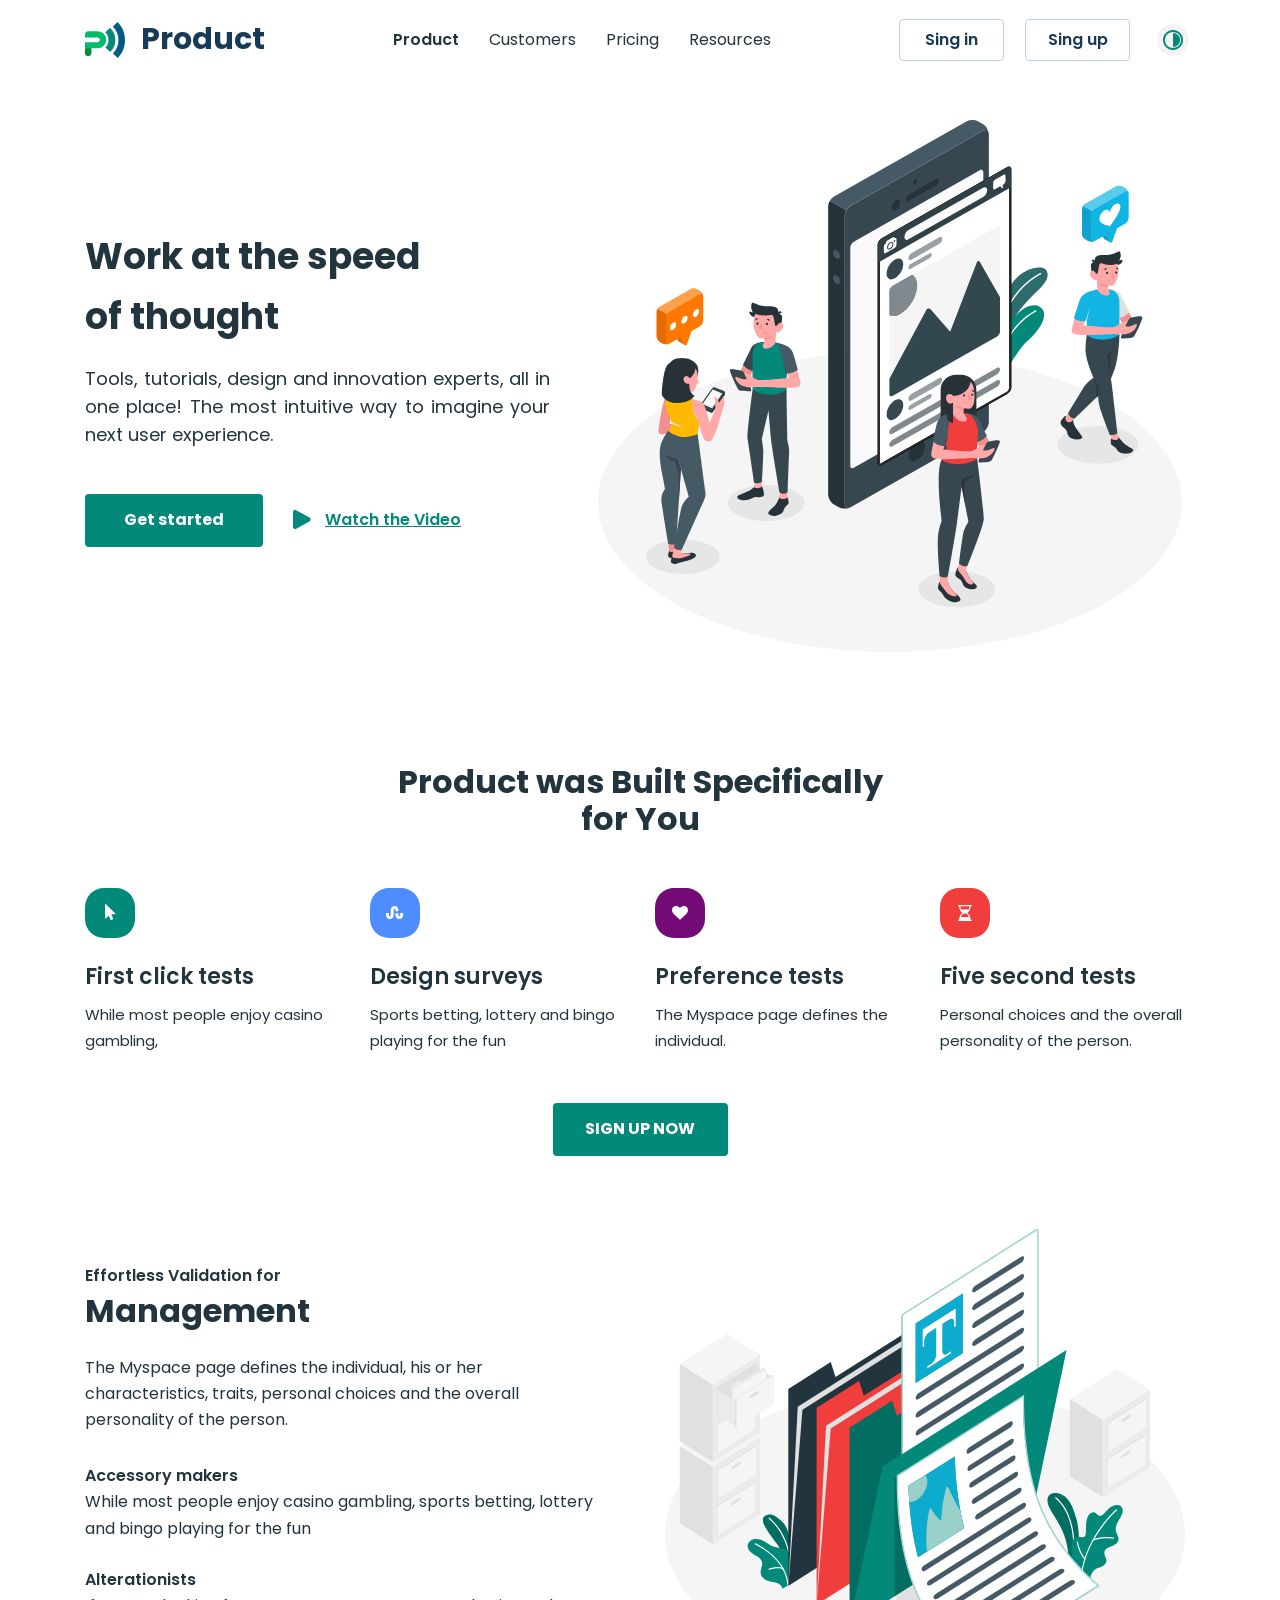
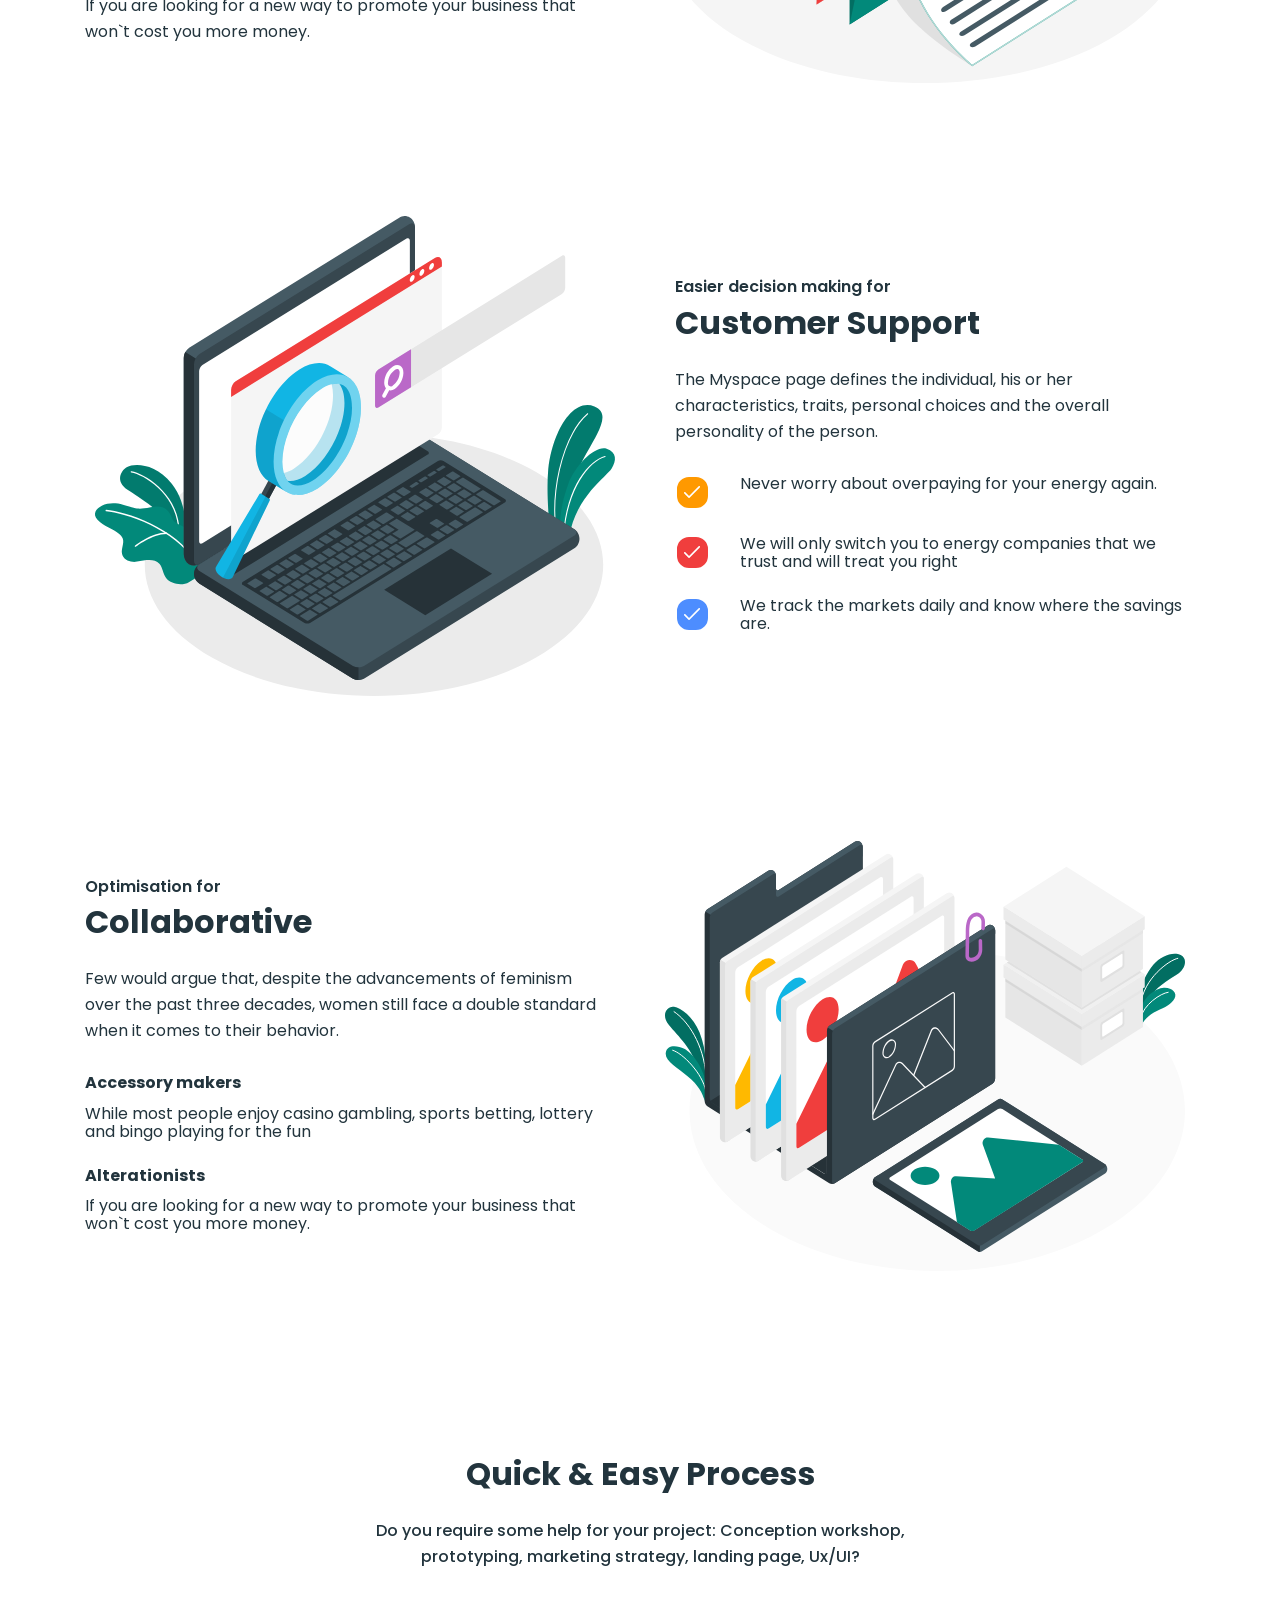
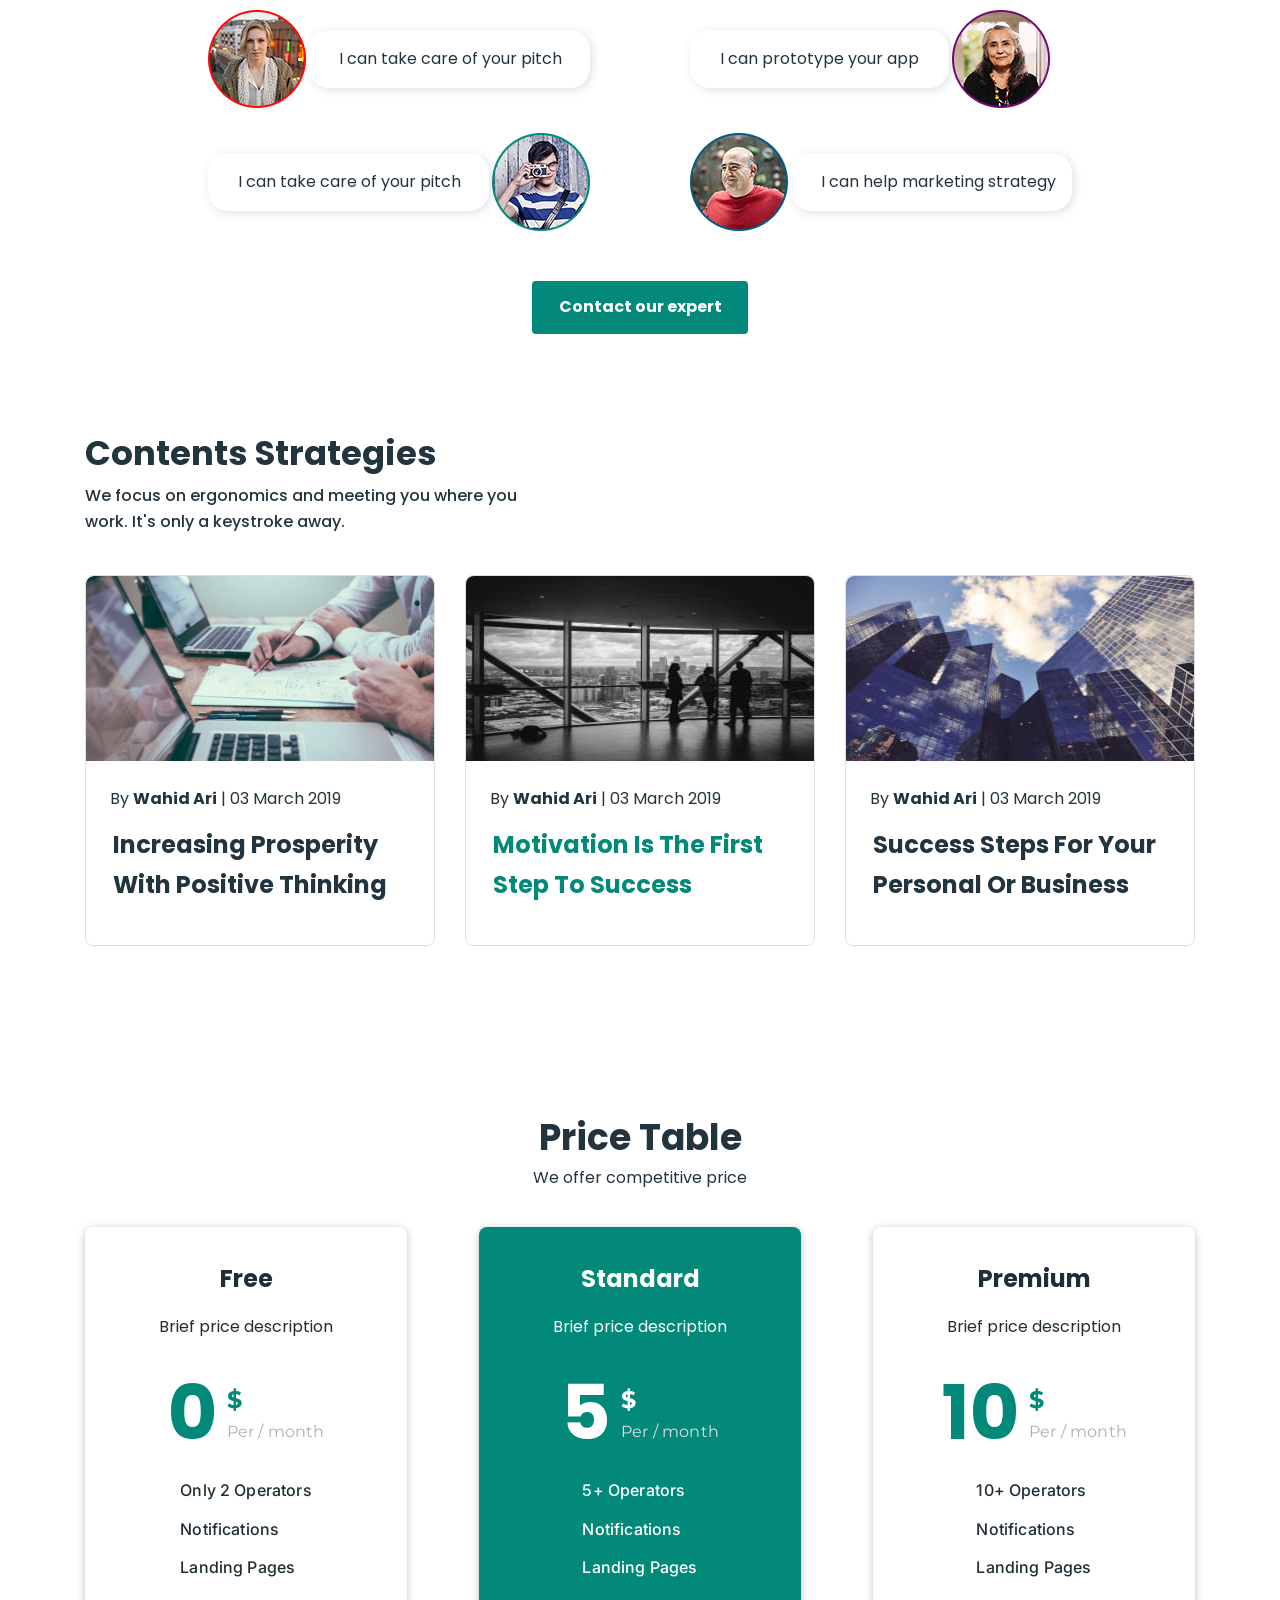
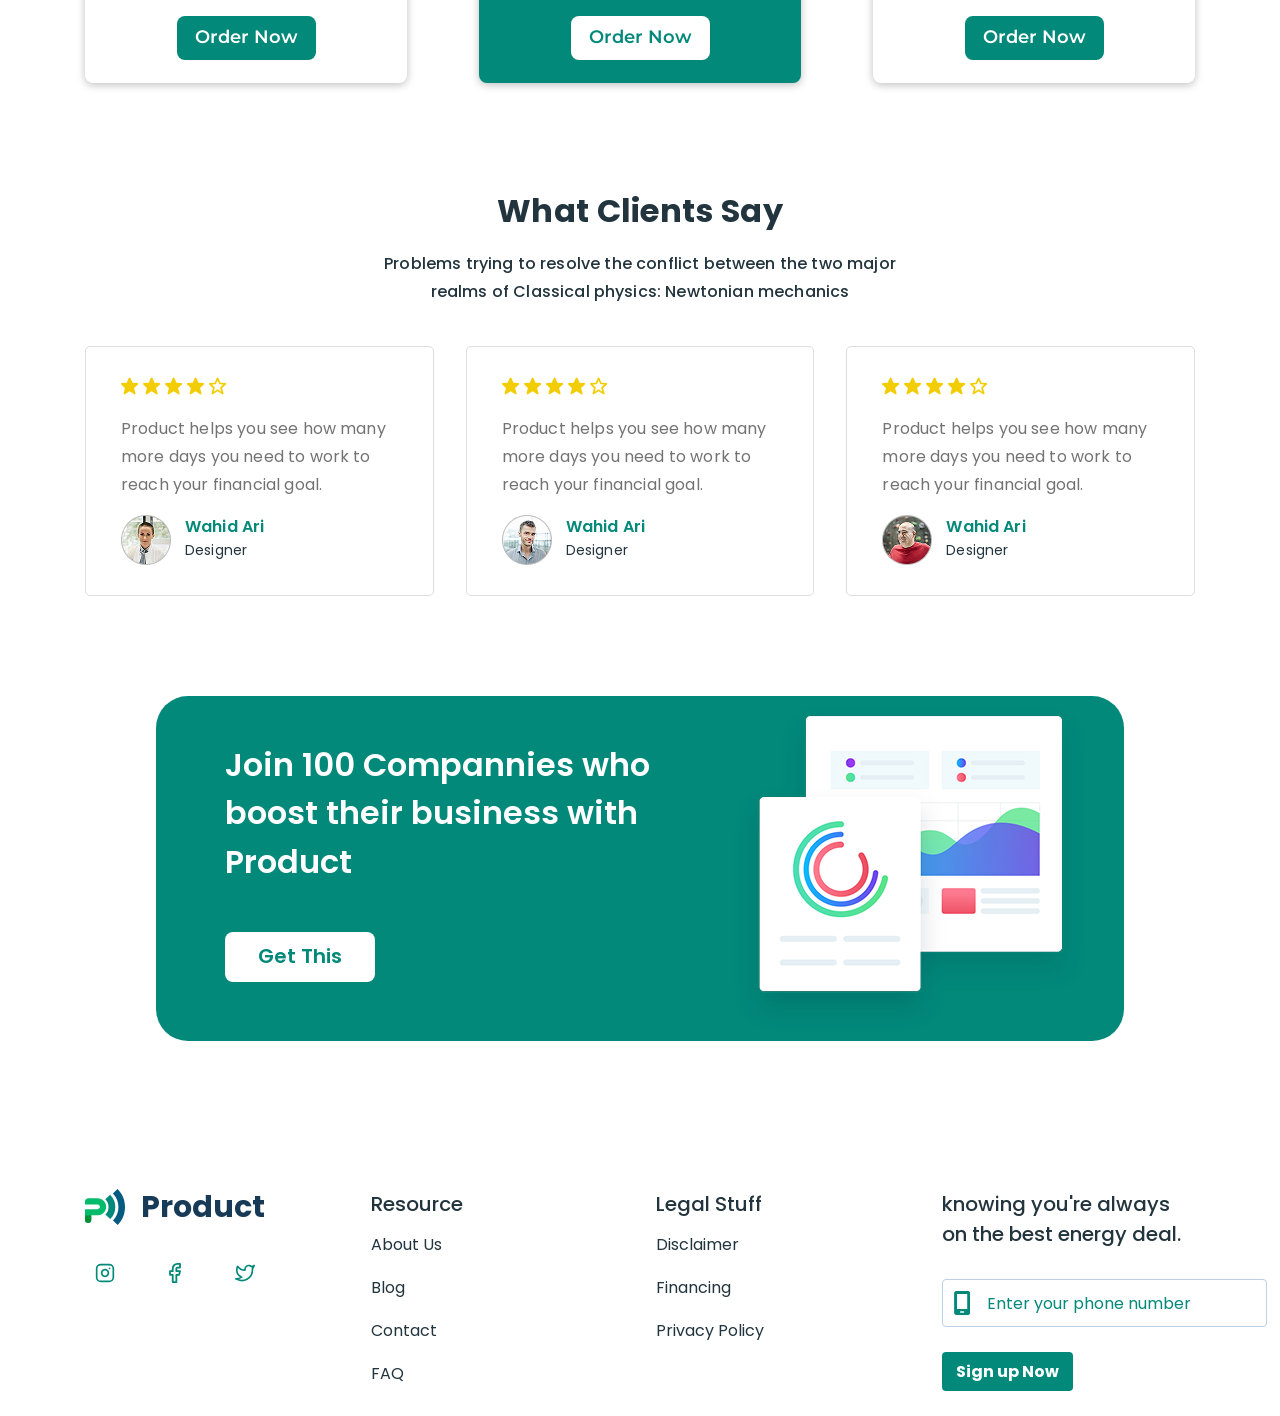
<file: index.html>
<!DOCTYPE html>
<html lang="en">
<head>
    <meta charset="UTF-8">
    <meta name="viewport" content="width=device-width, initial-scale=1.0">
    <link rel="icon" href="./image/logo.svg" type="image/svg+xml">
    <title>Busines promotion</title>
    <link rel="stylesheet" href="https://cdnjs.cloudflare.com/ajax/libs/modern-normalize/3.0.1/modern-normalize.min.css"
        integrity="sha512-q6WgHqiHlKyOqslT/lgBgodhd03Wp4BEqKeW6nNtlOY4quzyG3VoQKFrieaCeSnuVseNKRGpGeDU3qPmabCANg=="
        crossorigin="anonymous" referrerpolicy="no-referrer" />
    <link rel="preconnect" href="https://fonts.googleapis.com">
    <link rel="preconnect" href="https://fonts.gstatic.com" crossorigin>
    <link
        href="https://fonts.googleapis.com/css2?family=Inter:wght@400;500;700&family=Montserrat:wght@400;500;600;700&family=Poppins:wght@400;500;700&family=Roboto:wght@400;500;700;900&display=swap"
        rel="stylesheet">
    <link rel="stylesheet" href="./css/style.css">
    <link rel="stylesheet" href="./css/night-theme.css">
</head>

<body>
    <!-- header -->
    <header class="header">
        <div class="container header-container">
            <a class="header-logo logo" href="./index.html">
                <img src="./image/logo.svg" alt="logo" width="40" height="36">
                Product
            </a>
            <nav class="header-nav">
    
                <ul class="header-nav-list">
                    <li class="header-nav-item"><a class="header-nav-link current" href="./index.html">Product</a></li>
                    <li class="header-nav-item"><a class="header-nav-link" href="./customers.html">Customers</a></li>
                    <li class="header-nav-item"><a class="header-nav-link" href="./pricing.html">Pricing</a></li>
                    <li class="header-nav-item"><a class="header-nav-link" href="./resources.html">Resources</a></li>
                </ul>
    
            </nav>
            <ul class="header-btn-list">
                <li class="header-btn-item"><button class="header-btn" type="button">Sing in</button></li>
                <li class="header-btn-item"><button class="header-btn" type="button">Sing up</button></li>
                <li class="header-btn-item">
                    <button id="theme-toggle-desktop" class="night-btn" type="button" aria-pressed="false"
                        aria-label="Включить тёмную тему">
                        <img src="./image/night-btn.svg" alt="">
                    </button>
                </li>
            </ul>
            <button class="burger-btn button" type="button">
                <span></span><span></span><span></span>
            </button>
            <nav class="mobile-menu">
                <button class="close-btn" type="button">✕</button>
            
                <ul class="mobile-menu-list">
                    <li class="mobile-menu-item"><a class="menu-item-link current" href="./index.html">Product</a></li>
                    <li class="mobile-menu-item"><a class="menu-item-link" href="./customers.html">Customers</a></li>
                    <li class="mobile-menu-item"><a class="menu-item-link" href="./pricing.html">Pricing</a></li>
                    <li class="mobile-menu-item"><a class="menu-item-link" href="./resources.html">Resources</a></li>
                </ul>

                <ul class="mobile-btn-list">
                    <li class="mobile-btn-item"><button class="header-btn" type="button">Sing in</button></li>
                    <li class="mobile-btn-item"><button class="header-btn" type="button">Sing up</button></li>
                    <li class="header-btn-item">
                        <button id="theme-toggle-mobile" class="night-btn" type="button" aria-pressed="false" aria-label="Включить тёмную тему">
                            <img src="./image/night-btn.svg" alt="">
                        </button>
                    </li>
                </ul>
            </nav>
        </div>
    </header>
    <main>
        <section class="hero">
        <div class="container hero-container">
                <div>
                    <div>
                        <h1 class="hero-title">Work at the speed of thought</h1>
                        <p class="hero-text">Tools, tutorials, design and innovation experts, all in one place! The most intuitive way to imagine your next user experience.</p>
                    </div>
                    <ul class="hero-btn-list">
                        <li class="hero-btn-item">
                            <button class="hero-btn get-started" type="button">Get started</button>
                        </li>
                        <li class="hero-btn-item">
                            <button class="hero-btn video-btn" type="button">Watch the Video</button>
                        </li>
                    </ul>
                </div>
                <img src="./image/hero-img.svg" alt="hero-img" width="338" height="311" class="hero-img">
        </div>
        </section>
        <section class="product">
            <div class="product-container container">
                <h2 class="product-title">Product was Built Specifically for You</h2>
                <ul class="product-list">
                    <li class="product-item">
                        <!-- <div class="product-box">
                            <svg class="prosuct-icon" width="11" height="18">
                                <use href="./image/icons.svg#icon-cursor"></use>
                            </svg>
                        </div> -->
                        <h3 class="product-item-title">First click tests</h3>
                        <p class="product-item-text">While most people enjoy casino gambling,</p>
                    </li>
                    <li class="product-item">
                        <!-- <div class="product-box">
                            <svg class="prosuct-icon" width="18" height="18">
                                <use href="./image/icons.svg#icon-wave"></use>
                            </svg>
                        </div> -->
                        <h3 class="product-item-title">Design surveys</h3>
                        <p class="product-item-text">Sports betting, lottery and bingo playing for the fun</p>
                    </li>
                    <li class="product-item">
                        <!-- <div class="product-box">
                            <svg class="prosuct-icon" width="16" height="18">
                                <use href="./image/icons.svg#icon-heart"></use>
                            </svg>
                        </div> -->
                        <h3 class="product-item-title">Preference tests</h3>
                        <p class="product-item-text">The Myspace page defines the individual.</p>
                    </li>
                    <li class="product-item">
                        <!-- <div class="product-box">
                            <svg class="prosuct-icon" width="14" height="18">
                                <use href="./image/icons.svg#icon-clock"></use>
                            </svg>
                        </div> -->
                        <h3 class="product-item-title">Five second tests</h3>
                        <p class="product-item-text">Personal choices and the overall personality of the person. </p>
                    </li>
                </ul>
            </div>
            <button class="product-btn" type="button">sign up now</button>
        </section>
        <section class="Services">
            <h2 class="services-title hidden">Services</h2>
            <div class="container sirvices-container">
                <ul class="services-list">
                    <li class="services-item">
                        <div class="item">
                            <div class="item-text">
                                <span class="services-item-subtitle">Effortless Validation for</span>
                                <h3 class="services-item-title">Management</h3>
                                <p class="services-item-text">The Myspace page defines the individual, his or her characteristics, traits, personal choices and the overall
                                    personality of the person.
                                </p>
                                <ul class="management-list">
                                    <li class="management-item">
                                        <h4 class="management-item-title">Accessory makers</h4>
                                        <p class="management-item-text">While most people enjoy casino gambling, sports betting, lottery and bingo playing for the fun</p>
                                    </li>
                                    <li class="management-item">
                                        <h4 class="management-item-title">Alterationists</h4>
                                        <p class="management-item-text">If you are looking for a new way to promote your business that won`t cost you more money. </p>
                                    </li>
                                </ul>
                            </div>
                            <div class="item-img"><img src="./image/management-img.svg" class="management-img" alt="management-img" width="349" heigh="306"></div>
                        </div>
                    </li>
                    <li class="services-item">
                        <div class="item second-item">
                            <div class="item-text">
                                <span class="services-item-subtitle">Easier decision making for</span>
                                <h3 class="services-item-title">Customer Support</h3>
                                <p class="services-item-text">The Myspace page defines the individual, his or her characteristics, traits, personal choices and the overall
                                    personality of the person.</p>
                                <ul class="support-list">
                                    <li class="support-item">
                                        <p class="support-item-text">Never worry about overpaying for your energy again. </p>
                                    </li>
                                    <li class="support-item">
                                        <p class="support-item-text">We will only switch you to energy companies that we trust and will treat you right</p>
                                    </li>
                                    <li class="support-item">
                                        <p class="support-item-text">We track the markets daily and know where the savings are.</p>
                                    </li>
                                </ul>
                            </div>
                            <div class="item-img"><img src="./image/support-img.svg" class="management-img" alt="support-img" width="349" height="306"></div>
                        </div>
                    </li>
                    <li class="services-item">
                        <div class="item">
                            <div class="item-text">
                                <span class="services-item-subtitle">Optimisation for</span>
                                <h3 class="services-item-title">Collaborative</h3>
                                <p class="services-item-text">Few would argue that, despite the advancements of feminism over the past three decades, women still face a double
                                    standard when it comes to their behavior.</p>
                                <ul class="collaborative-list">
                                    <li class="collaborative-item">
                                        <h4 class="collaborative-item-title">Accessory makers</h4>
                                        <p class="collaborative-item-text">While most people enjoy casino gambling, sports betting, lottery and bingo playing for the fun</p>
                                    </li>
                                    <li class="collaborative-item">
                                        <h4 class="collaborative-item-title">Alterationists</h4>
                                        <p class="collaborative-item-text">If you are looking for a new way to promote your business that won`t cost you more money. </p>
                                    </li>
                                </ul>
                            </div>
                            <div class="item-img"><img src="./image/collaboration-img.svg" class="management-img" alt="collaboration-img" width="349" height="306"></div>
                        </div>
                    </li>
                </ul>
            </div>
        </section>
        <section class="process">
            <div class="process-container container">
                <div class="process-text-box">
                    <h2 class="process-title">Quick & Easy Process</h2>
                    <p class="process-text">Do you require some help for your project: Conception workshop,
                        prototyping, marketing strategy, landing page, Ux/UI?  
                    </p>
                </div>
                <ul class="process-list">
                    <li class="process-item">
                        <img src="./image/pitch.png" alt="" width="98px" height="98px" >
                        <p class="process-item-description">I can take care of your pitch</p>
                    </li>
                    <li class="process-item">
                        <p class="process-item-description">I can prototype your app</p>
                        <img src="./image/app.png" alt="" width="98px" height="98px" >
                    </li>
                    <li class="process-item">
                        <p class="process-item-description">I can take care of your pitch</p>
                        <img src="./image/pitch2.png" alt="" width="98px" height="98px" >
                    </li>
                    <li class="process-item">
                        <img src="./image/strategy.png" alt="" width="98px" height="98px">
                       <p class="process-item-description"> I can help marketing strategy</p>
                    </li>
                </ul>
                <button class="process-btn" type="button">Contact our expert</button>
            </div>
        </section>
        <section class="strategies">
            <div class="strategies-container container">
                <div class="strategies-title-box">
                    <h2 class="strategies-title">Contents Strategies</h2>
                    <p class="strategies-text">We focus on ergonomics and meeting you where you work. It's only a keystroke away.</p>
                </div>
                <ul class="strategies-list">
                    <li class="strategies-item">
                        <img class="strategies-img" src="./image/wc.jpg" alt="" width="350px" height="185px">
                        
                        <h4 class="strategies-meta">
                            By <span class="strategies-author">Wahid Ari</span> | 03 March 2019
                        </h4>
                        
                        <p class="strategies-article-title">
                            Increasing Prosperity With Positive Thinking
                        </p>
                    </li>
                    <li class="strategies-item">
                        <img class="strategies-img" src="./image/Bitmap.jpg" alt="" width="350px" height="185px">
                        
                        <h4 class="strategies-meta">
                            By <span class="strategies-author">Wahid Ari</span> | 03 March 2019
                        </h4>
                        
                        <p class="strategies-article-title strategies-article-motivation">
                            Motivation Is The First Step To Success
                        </p>
                    </li>
                    <li class="strategies-item">
                        <img class="strategies-img" src="./image/image.jpg" alt="" width="350px" height="185px">
                        
                        <h4 class="strategies-meta">
                            By <span class="strategies-author">Wahid Ari</span> | 03 March 2019
                        </h4>
                        
                        <p class="strategies-article-title">
                            Success Steps For Your Personal Or Business
                        </p>
                    </li>
                </ul>
            </div>
        </section>
        <section class="price">
            <div class="container price-container">
                <h2 class="price-title">Price Table</h2>
                <p class="price-text">We offer competitive price</p>
                <ul class="price-list">
                    <li class="price-item">
                        <h3 class="card-name">Free</h3>
                        <p class="card-text">Brief price description</p>
                        <div class="per-month">
                            <p class="money">0</p>
                            <div class="per-month-right">
                                <span class="currency">$</span>
                                <p class="period">Per / month</p>
                            </div>
                        </div>
                        <ul class="price-description-list">
                            <li class="price-description-item">Only 2 Operators</li>
                            <li class="price-description-item">Notifications</li>
                            <li class="price-description-item">Landing Pages</li>
                        </ul>
                        <button type="button" class="price-btn button">Order Now</button>
                    </li>
                    <li class="price-item price-item-green">
                        <h3 class="card-name card-name-green">Standard</h3>
                        <p class="card-text card-text-green">Brief price description</p>
                        <div class="per-month">
                            <p class="money money-green">5</p>
                            <div class="per-month-right">
                                <span class="currency currency-green">$</span>
                                <p class="period period-green">Per / month</p>
                            </div>
                        </div>
                        <ul class="price-description-list">
                            <li class="price-description-item price-description-item-green">5+ Operators</li>
                            <li class="price-description-item price-description-item-green">Notifications</li>
                            <li class="price-description-item price-description-item-green">Landing Pages</li>
                        </ul>
                        <button type="button" class="price-btn button price-btn-green">Order Now</button>
                    </li>
                    <li class="price-item">
                        <h3 class="card-name">Premium</h3>
                        <p class="card-text">Brief price description</p>
                        <div class="per-month">
                            <p class="money">10</p>
                            <div class="per-month-right">
                                <span class="currency">$</span>
                                <p class="period">Per / month</p>
                            </div>
                        </div>
                        <ul class="price-description-list">
                            <li class="price-description-item">10+ Operators</li>
                            <li class="price-description-item">Notifications</li>
                            <li class="price-description-item">Landing Pages</li>
                        </ul>
                        <button type="button" class="price-btn button">Order Now</button>
                    </li>
                </ul>
            </div>
        </section>
        <section class="review">
            <div class="container review-container">
                <h2 class="review-title">What Clients Say</h2>
                <p class="review-text">Problems trying to resolve the conflict between
                the two major realms of Classical physics: Newtonian mechanics</p>
                <ul class="review-list">
                    <li class="review-item">
                        <div class="star-box">
                            <svg class="review-star"><use href="./image/stars.svg#star-fill"></use></svg>
                            <svg class="review-star"><use href="./image/stars.svg#star-fill"></use></svg>
                            <svg class="review-star"><use href="./image/stars.svg#star-fill"></use></svg>
                            <svg class="review-star"><use href="./image/stars.svg#star-fill"></use></svg>
                            <svg class="star"><use href="./image/stars.svg#star"></use></svg>
                        </div>
                        <p class="review-message">
                            Product helps you see how many
                            more days you need to work to
                            reach your financial goal. 
                        </p>
                        <div class="review-author">
                            <img src="./image/girl.png" alt="Wahid Ari" class="review-author-photo">
                            <div class="review-author-info">
                                <p class="review-author-name">Wahid Ari</p>
                                <p class="review-author-role">Designer</p>
                            </div>
                        </div>
                    </li>
                    <li class="review-item">
                        <div class="star-box">
                            <svg class="review-star">
                                <use href="./image/stars.svg#star-fill"></use>
                            </svg>
                            <svg class="review-star">
                                <use href="./image/stars.svg#star-fill"></use>
                            </svg>
                            <svg class="review-star">
                                <use href="./image/stars.svg#star-fill"></use>
                            </svg>
                            <svg class="review-star">
                                <use href="./image/stars.svg#star-fill"></use>
                            </svg>
                            <svg class="star">
                                <use href="./image/stars.svg#star"></use>
                            </svg>
                        </div>
                        <p class="review-message">
                            Product helps you see how many
                            more days you need to work to
                            reach your financial goal.
                        </p>
                        <div class="review-author">
                            <img src="./image/grey.png" alt="Wahid Ari" class="review-author-photo">
                            <div class="review-author-info">
                                <p class="review-author-name">Wahid Ari</p>
                                <p class="review-author-role">Designer</p>
                            </div>
                        </div>
                    </li>
                    <li class="review-item">
                        <div class="star-box">
                            <svg class="review-star">
                                <use href="./image/stars.svg#star-fill"></use>
                            </svg>
                            <svg class="review-star">
                                <use href="./image/stars.svg#star-fill"></use>
                            </svg>
                            <svg class="review-star">
                                <use href="./image/stars.svg#star-fill"></use>
                            </svg>
                            <svg class="review-star">
                                <use href="./image/stars.svg#star-fill"></use>
                            </svg>
                            <svg class="star">
                                <use href="./image/stars.svg#star"></use>
                                </svg>
                        </div>
                        <p class="review-message">
                            Product helps you see how many
                            more days you need to work to
                            reach your financial goal.
                        </p>
                        <div class="review-author">
                            <img src="./image/red.png" alt="Wahid Ari" class="review-author-photo">
                            <div class="review-author-info">
                                <p class="review-author-name">Wahid Ari</p>
                                <p class="review-author-role">Designer</p>
                            </div>
                        </div>
                    </li>
                </ul>
            </div>
        </section>
        <section class="promo">
            <div class="container promo-container">
                <div class="promo-left">
                    <p class="promo-text">
                        Join 100 Compannies who boost their business with Product
                    </p>
                    <button class="promo-btn button" type="button">
                        Get This
                    </button>
                </div>
                <div class="promo-right"><img class="promo-img" src="./image/promo-img.png" alt="" ></div>
            </div>
        </section>
    </main>
    <footer>
        <section class="footer">
            <div class="container footer-container">
                <div class="footer-logo-container">
                    <a class="footer-logo" href="./index.html">
                        <img src="./image/logo.svg" alt="logo" width="40" height="36" class="footer-logo-link">
                        <span class="footer-brand-name">Product</span>
                    </a>
                    <ul class="socials-footer-list">
                        <li class="social-footer-item">
                            <a href="https://www.instagram.com/" target="_blank" aria-label="instagram-link">
                                <div class="social-box">
                                    <svg class="social-icons" width="20" height="20">
                                        <use href="./image/socials.svg#instagram"></use>
                                    </svg>
                                </div>
                            </a>    
                        </li>
                        <li class="social-footer-item">
                            <a href="https://www.facebook.com/" target="_blank" aria-label="faceboock-link">
                                <div class="social-box">
                                    <svg class="social-icons" width="20" height="20">
                                        <use href="./image/socials.svg#faceboock"></use>
                                    </svg>
                                </div>
                            </a>    
                        </li>
                        <li class="social-footer-item">
                            <a href="https://x.com/" target="_blank" aria-label="twitter-link">
                                <div class="social-box">
                                    <svg class="social-icons" width="20" height="20">
                                        <use href="./image/socials.svg#x"></use>
                                    </svg>
                                </div>
                            </a>    
                        </li>
                    </ul>
                </div>
                <nav class="resource">
                    <h3 class="footer-heading">Resource</h3>
                    <ul class="resource-list">
                        <li class="resource-item"><a class="footer-link" href="#">About Us</a></li>
                        <li class="resource-item"><a class="footer-link" href="#">Blog</a></li>
                        <li class="resource-item"><a class="footer-link" href="#">Contact</a></li>
                        <li class="resource-item"><a class="footer-link" href="#">FAQ</a></li>
                    </ul>
                </nav>
                <nav class="stuff footer-nav">
                    <h3 class="footer-heading">Legal Stuff</h3>
                    <ul class="stuff-list">
                        <li class="stuff-item"><a class="footer-link" href="#">Disclaimer</a></li>
                        <li class="stuff-item"><a class="footer-link" href="#">Financing</a></li>
                        <li class="stuff-item"><a class="footer-link" href="#">Privacy Policy</a></li>
                    </ul>
                </nav>
                <div class="subscribe">
                    <h3 class="footer-heading subscribe-heading">knowing you're always on the best energy deal.</h3>
                    <!-- <p class="footer-subscribe-text">Enter your phone number to sign up</p> -->
                    <form class="footer-form" action="#" method="post" aria-label="Sign up form">
                        <label class="input-with-icon" for="phone">                        
                            <input class="input-row-phone" 
                                id="phone" 
                                name="phone" 
                                type="tel" 
                                inputmode="tel" 
                                placeholder="Enter your phone number" required>                            
                            <svg class="phone-icon" width="16" height="24">
                                <use href="./image/socials.svg#phone"></use>
                            </svg>
                        </label>
                        <button type="submit" class="button btn-subscribe">Sign up Now</button>
                    </form>
    
                </div>
            </div>
        </section>
    </footer>
<script src="./js/menu.js"></script>
<script src="./js/night-theme.js"></script>
</body>
</html>
</file>
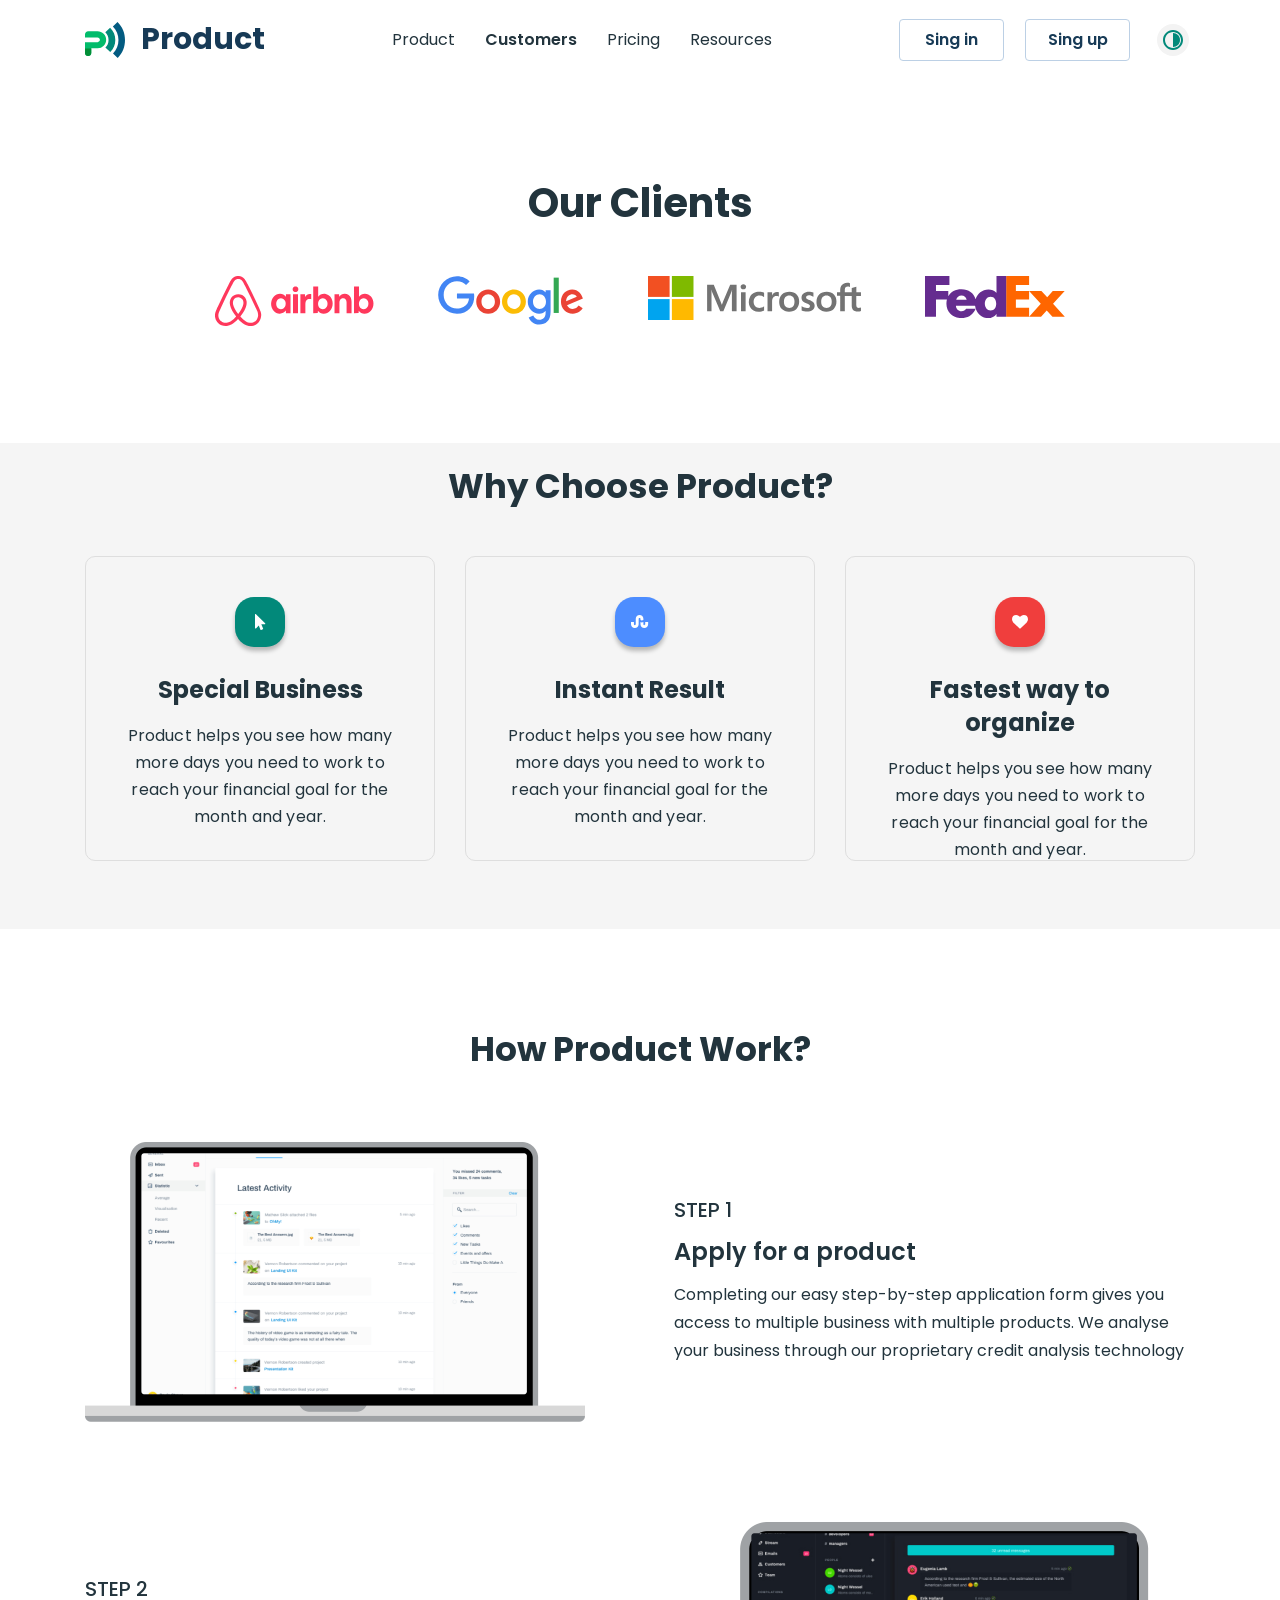
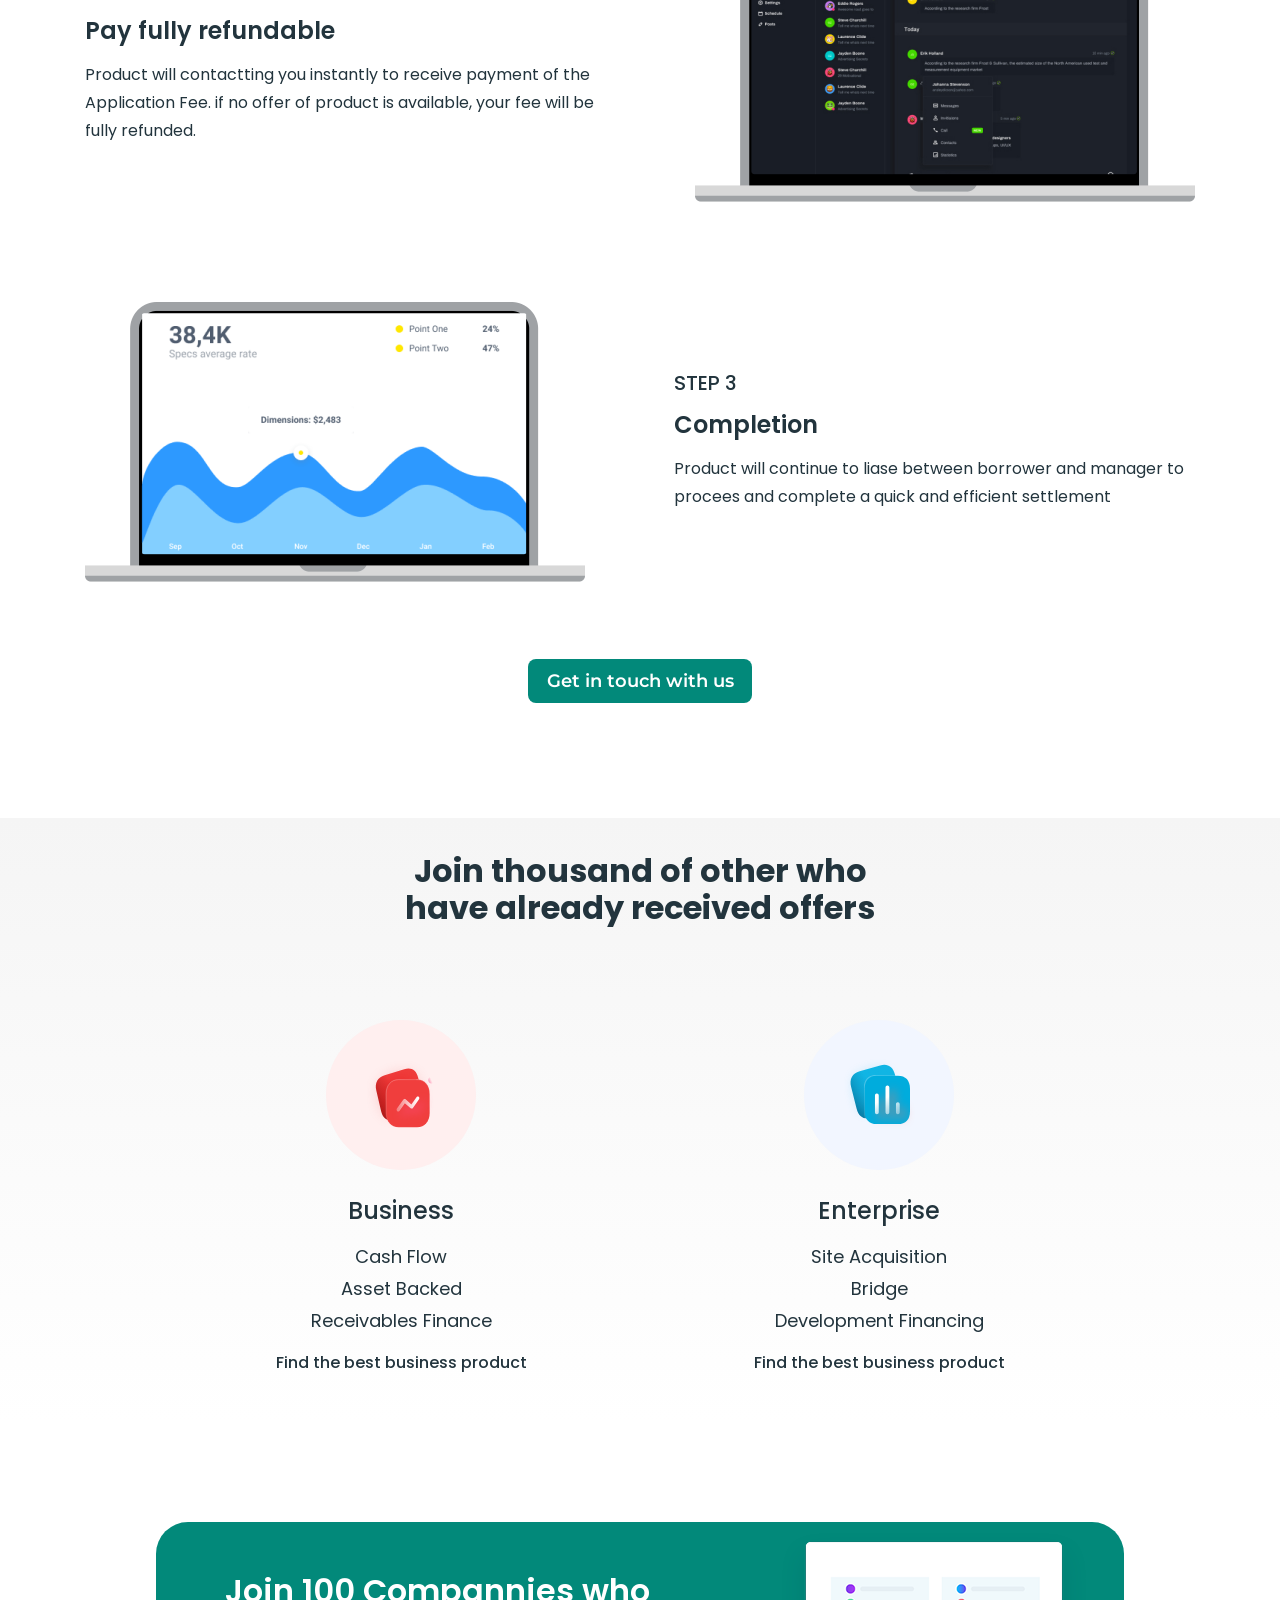
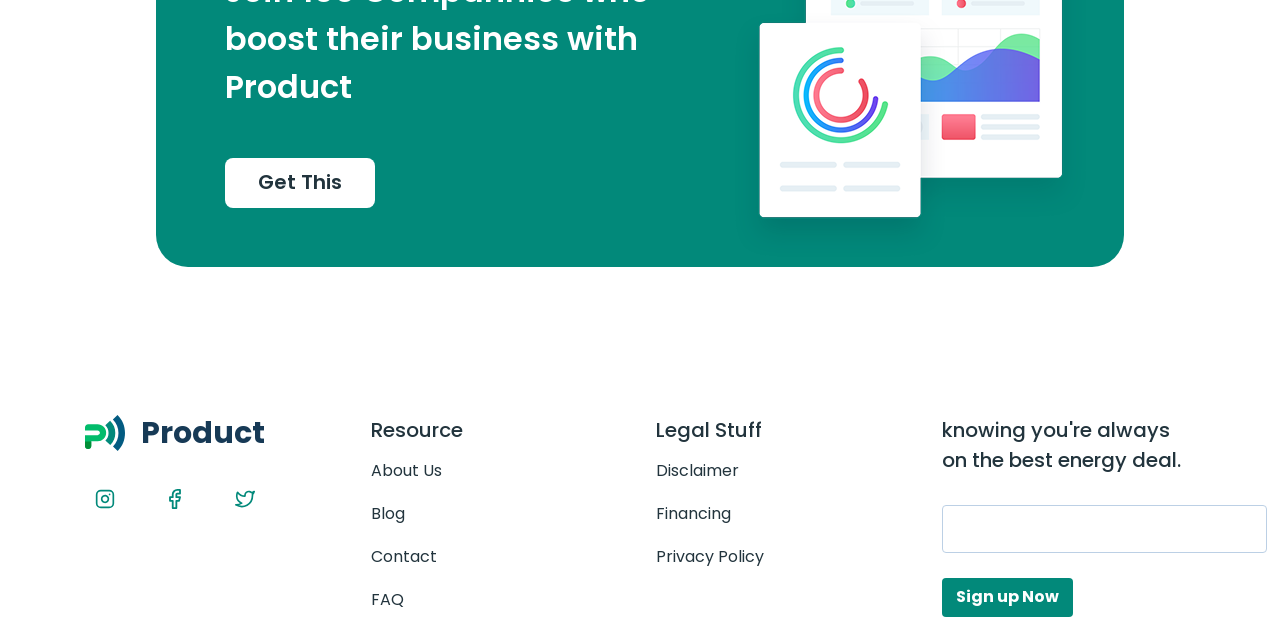
<file: customers.html>
<!DOCTYPE html>
<html lang="en">
<head>
    <meta charset="UTF-8">
    <meta name="viewport" content="width=device-width, initial-scale=1.0">
    <link rel="icon" href="./image/logo.svg" type="image/svg+xml">
    <title>Busines promotion</title>
    <link rel="stylesheet" href="https://cdnjs.cloudflare.com/ajax/libs/modern-normalize/3.0.1/modern-normalize.min.css"
        integrity="sha512-q6WgHqiHlKyOqslT/lgBgodhd03Wp4BEqKeW6nNtlOY4quzyG3VoQKFrieaCeSnuVseNKRGpGeDU3qPmabCANg=="
        crossorigin="anonymous" referrerpolicy="no-referrer" />
    <link rel="preconnect" href="https://fonts.googleapis.com">
    <link rel="preconnect" href="https://fonts.gstatic.com" crossorigin>
    <link
        href="https://fonts.googleapis.com/css2?family=Inter:wght@500;700&family=Montserrat:wght@400;500;600;700&family=Poppins:wght@400;500;700&family=Roboto:wght@400;500;700;900&display=swap"
        rel="stylesheet">
    <link rel="stylesheet" href="./css/style.css">
    <link rel="stylesheet" href="./css/night-theme.css">
</head>
<body>
    <!-- header -->
    <header class="header">
        <div class="container header-container">
            <a class="header-logo logo" href="./index.html">
                <img src="./image/logo.svg" alt="logo" width="40" height="36">
                Product
            </a>
            <nav class="header-nav">
    
                <ul class="header-nav-list">
                    <li class="header-nav-item"><a class="header-nav-link" href="./index.html">Product</a></li>
                    <li class="header-nav-item"><a class="header-nav-link current" href="./customers.html">Customers</a></li>
                    <li class="header-nav-item"><a class="header-nav-link" href="./pricing.html">Pricing</a></li>
                    <li class="header-nav-item"><a class="header-nav-link" href="./resources.html">Resources</a></li>
                </ul>
    
            </nav>
            <ul class="header-btn-list">
                <li class="header-btn-item"><button class="header-btn" type="button">Sing in</button></li>
                <li class="header-btn-item"><button class="header-btn" type="button">Sing up</button></li>
                <li class="header-btn-item">
                    <button id="theme-toggle-desktop" class="night-btn" type="button" aria-pressed="false" aria-label="Включить тёмную тему">
                        <img src="./image/night-btn.svg" alt="">
                    </button>
                </li>
            </ul>
            <button class="burger-btn button" type="button">
                <span></span><span></span><span></span>
            </button>
            <nav class="mobile-menu">
                <button class="close-btn" type="button">✕</button>
            
                <ul class="mobile-menu-list">
                    <li class="mobile-menu-item"><a class="menu-item-link current" href="./index.html">Product</a></li>
                    <li class="mobile-menu-item"><a class="menu-item-link" href="./customers.html">Customers</a></li>
                    <li class="mobile-menu-item"><a class="menu-item-link" href="./pricing.html">Pricing</a></li>
                    <li class="mobile-menu-item"><a class="menu-item-link" href="./resources.html">Resources</a></li>
                </ul>
            
                <ul class="mobile-btn-list">
                    <li class="mobile-btn-item"><button class="header-btn" type="button">Sing in</button></li>
                    <li class="mobile-btn-item"><button class="header-btn" type="button">Sing up</button></li>
                    <li class="header-btn-item">
                        <button id="theme-toggle-mobile" class="night-btn" type="button" aria-pressed="false" aria-label="Включить тёмную тему">
                            <img src="./image/night-btn.svg" alt="">
                        </button>
                    </li>
                </ul>
            </nav>
        </div>
    </header>
    <main>
        <section class="clients">
            <div class="container clients-container">
                <h2 class="clients-title">Our Clients</h2>
                <ul class="clients-list">
                    <li class="clients-item"><img class="clients-img" src="./image/airbnb-logo.svg" alt="Logo Airbnb logo"></li>
                    <li class="clients-item"><img class="clients-img" src="./image/google-logo.svg" alt="Logo Google"></li>
                    <li class="clients-item"><img class="clients-img" src="./image/microsoft-logo.svg" alt="Logo Microsoft"></li>
                    <li class="clients-item"><img class="clients-img" src="./image/fedEx-logo.svg" alt="Logo FedEx"></li>
                </ul>
            </div>
        </section>
        <section class="reasons">
            <div class="container reasons-container">
                <h2 class="reasons-title">Why Choose Product?</h2>
                <ul class="reasons-list">
                    <li class="reasons-item">
                        <h3 class="reasons-item-title">Special Business</h3>
                        <p class="reasons-text">Product helps you see how many
                            more days you need to work
                            to reach your financial goal
                            for the month and year.
                        </p>
                    </li>
                    <li class="reasons-item">
                        <h3 class="reasons-item-title">Instant Result</h3>
                        <p class="reasons-text">
                            Product helps you see how many
                            more days you need to work
                            to reach your financial goal
                            for the month and year.
                        </p>
                    </li>
                    <li class="reasons-item">
                        <h3 class="reasons-item-title">Fastest way to organize</h3>
                        <p class="reasons-text">
                            Product helps you see how many
                            more days you need to work
                            to reach your financial goal
                            for the month and year.
                        </p>
                    </li>
                </ul>
            </div>
        </section>
        <section class="workflow">
            <div class="workflow-container container">
                <h2 class="workflow-title">How Product Work?</h2>
                <ul class="workflow-list">
                    <li class="workflow-item">
                        <img src="./image/step1.png" alt="" class="step-img" width="500" height="279">
                        <div class="steps">
                            <h3 class="step-number">STEP 1</h3>
                            <h4 class="step-title">Apply for a product</h4>
                            <p class="step-text">
                                Completing our easy step-by-step application form gives you access to multiple business with multiple products. We
                                analyse your business through our proprietary credit analysis technology
                            </p>
                        </div>
                    </li>
                    <li class="workflow-item second-item">
                        <img src="./image/step2.png" alt="" class="step-img" width="500" height="279">
                        <div class="steps">
                            <h3 class="step-number">STEP 2</h3>
                            <h4 class="step-title">Pay fully refundable</h4>
                            <p class="step-text">
                                Product will contactting you instantly to receive payment of the Application Fee. if no offer of product is available,
                                your fee will be fully refunded.
                            </p>
                        </div>
                    </li>
                    <li class="workflow-item">
                        <img src="./image/step3.png" alt="" class="step-img" width="500" height="279">
                        <div class="steps">
                            <h3 class="step-number">STEP 3</h3>
                            <h4 class="step-title">Completion</h4>
                            <p class="step-text">
                                Product will continue to liase between borrower and manager to procees and complete a quick and efficient settlement
                            </p>
                        </div>
                    </li>
                </ul>
                <button class="workflow-btn button">Get in touch with us</button>
            </div>
        </section>
        <section class="offer">
            <div class="offer-container container">
                <h2 class="offer-title">
                    Join thousand of other who have
                    already received offers
                </h2>
                <ul class="offer-list">
                    <li class="offer-item">
                        <h3 class="offer-item-title">Business</h3>
                        <p class="offer-item-text">Cash Flow
                            Asset Backed
                            Receivables Finance</p>
                        <h3 class="offer-item-subtitle">Find the best business product</h3>
                    </li>
                    <li class="offer-item">
                        <h3 class="offer-item-title">Enterprise</h3>
                        <p class="offer-item-text">Site Acquisition
                            Bridge
                            Development Financing
                        </p>
                        <h3 class="offer-item-subtitle">Find the best business product</h3>
                    </li>
                </ul>
            </div>
        </section>
        <section class="promo promo-customers">
            <div class="container promo-container">
                <div class="promo-left">
                    <p class="promo-text">
                        Join 100 Compannies who boost their business with Product
                    </p>
                    <button class="promo-btn promo-btn-customers button" type="button">
                        Get This
                    </button>
                </div>
                <div class="promo-right"><img src="./image/promo-img.png" alt=""></div>
            </div>
        </section>
    </main>
    <footer>
        <section class="footer">
            <div class="container footer-container">
                <div class="footer-logo-container">
                    <a class="footer-logo" href="./index.html">
                        <img src="./image/logo.svg" alt="logo" width="40" height="36" class="footer-logo-link">
                        <span class="footer-brand-name">Product</span>
                    </a>
                    <ul class="socials-footer-list">
                        <li class="social-footer-item">
                            <a href="https://www.instagram.com/" target="_blank" aria-label="instagram-link">
                                <div class="social-box">
                                    <svg class="social-icons" width="20" height="20">
                                        <use href="./image/socials.svg#instagram"></use>
                                    </svg>
                                </div>
                            </a>
                        </li>
                        <li class="social-footer-item">
                            <a href="https://www.facebook.com/" target="_blank" aria-label="faceboock-link">
                                <div class="social-box">
                                    <svg class="social-icons" width="20" height="20">
                                        <use href="./image/socials.svg#faceboock"></use>
                                    </svg>
                                </div>
                            </a>
                        </li>
                        <li class="social-footer-item">
                            <a href="https://x.com/" target="_blank" aria-label="twitter-link">
                                <div class="social-box">
                                    <svg class="social-icons" width="20" height="20">
                                        <use href="./image/socials.svg#x"></use>
                                    </svg>
                                </div>
                            </a>
                        </li>
                    </ul>
                </div>
                <nav class="resource">
                    <h3 class="footer-heading">Resource</h3>
                    <ul class="resource-list">
                        <li class="resource-item"><a class="footer-link" href="#">About Us</a></li>
                        <li class="resource-item"><a class="footer-link" href="#">Blog</a></li>
                        <li class="resource-item"><a class="footer-link" href="#">Contact</a></li>
                        <li class="resource-item"><a class="footer-link" href="#">FAQ</a></li>
                    </ul>
                </nav>
                <nav class="stuff footer-nav">
                    <h3 class="footer-heading">Legal Stuff</h3>
                    <ul class="stuff-list">
                        <li class="stuff-item"><a class="footer-link" href="#">Disclaimer</a></li>
                        <li class="stuff-item"><a class="footer-link" href="#">Financing</a></li>
                        <li class="stuff-item"><a class="footer-link" href="#">Privacy Policy</a></li>
                    </ul>
                </nav>
                <div class="subscribe">
                    <h3 class="footer-heading subscribe-heading">knowing you're always on the best energy deal.</h3>
                    <form class="footer-form" action="#" method="post" aria-label="Sign up form">
                        <label class="input-with-icon" for="phone">
                            <input class="input-row-phone" id="phone" name="phone" type="tel" inputmode="tel" required>
                        </label>
                        <button type="submit" class="button btn-subscribe">Sign up Now</button>
                    </form>
                </div>
            </div>
        </section>
    </footer>
    <script src="./js/menu.js"></script>
    <script src="./js/night-theme.js"></script>
</body>
</html>
</file>
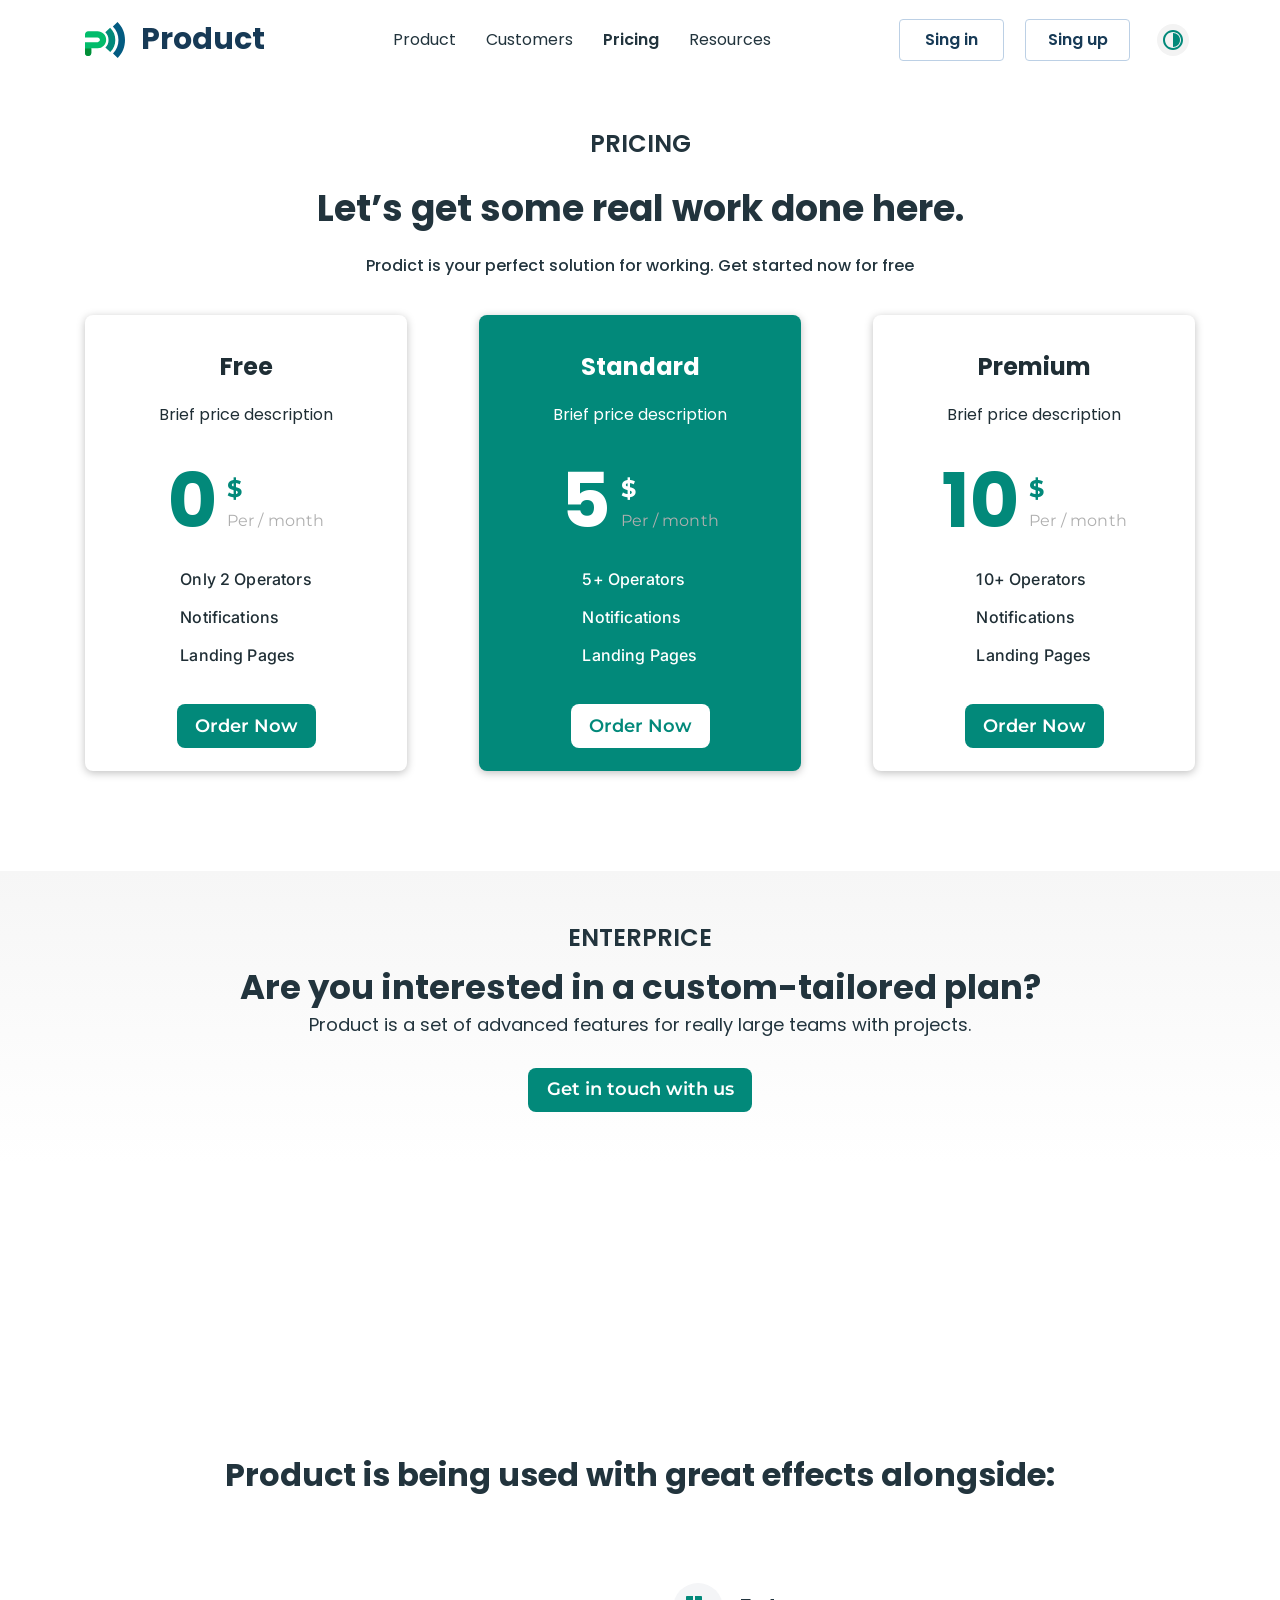
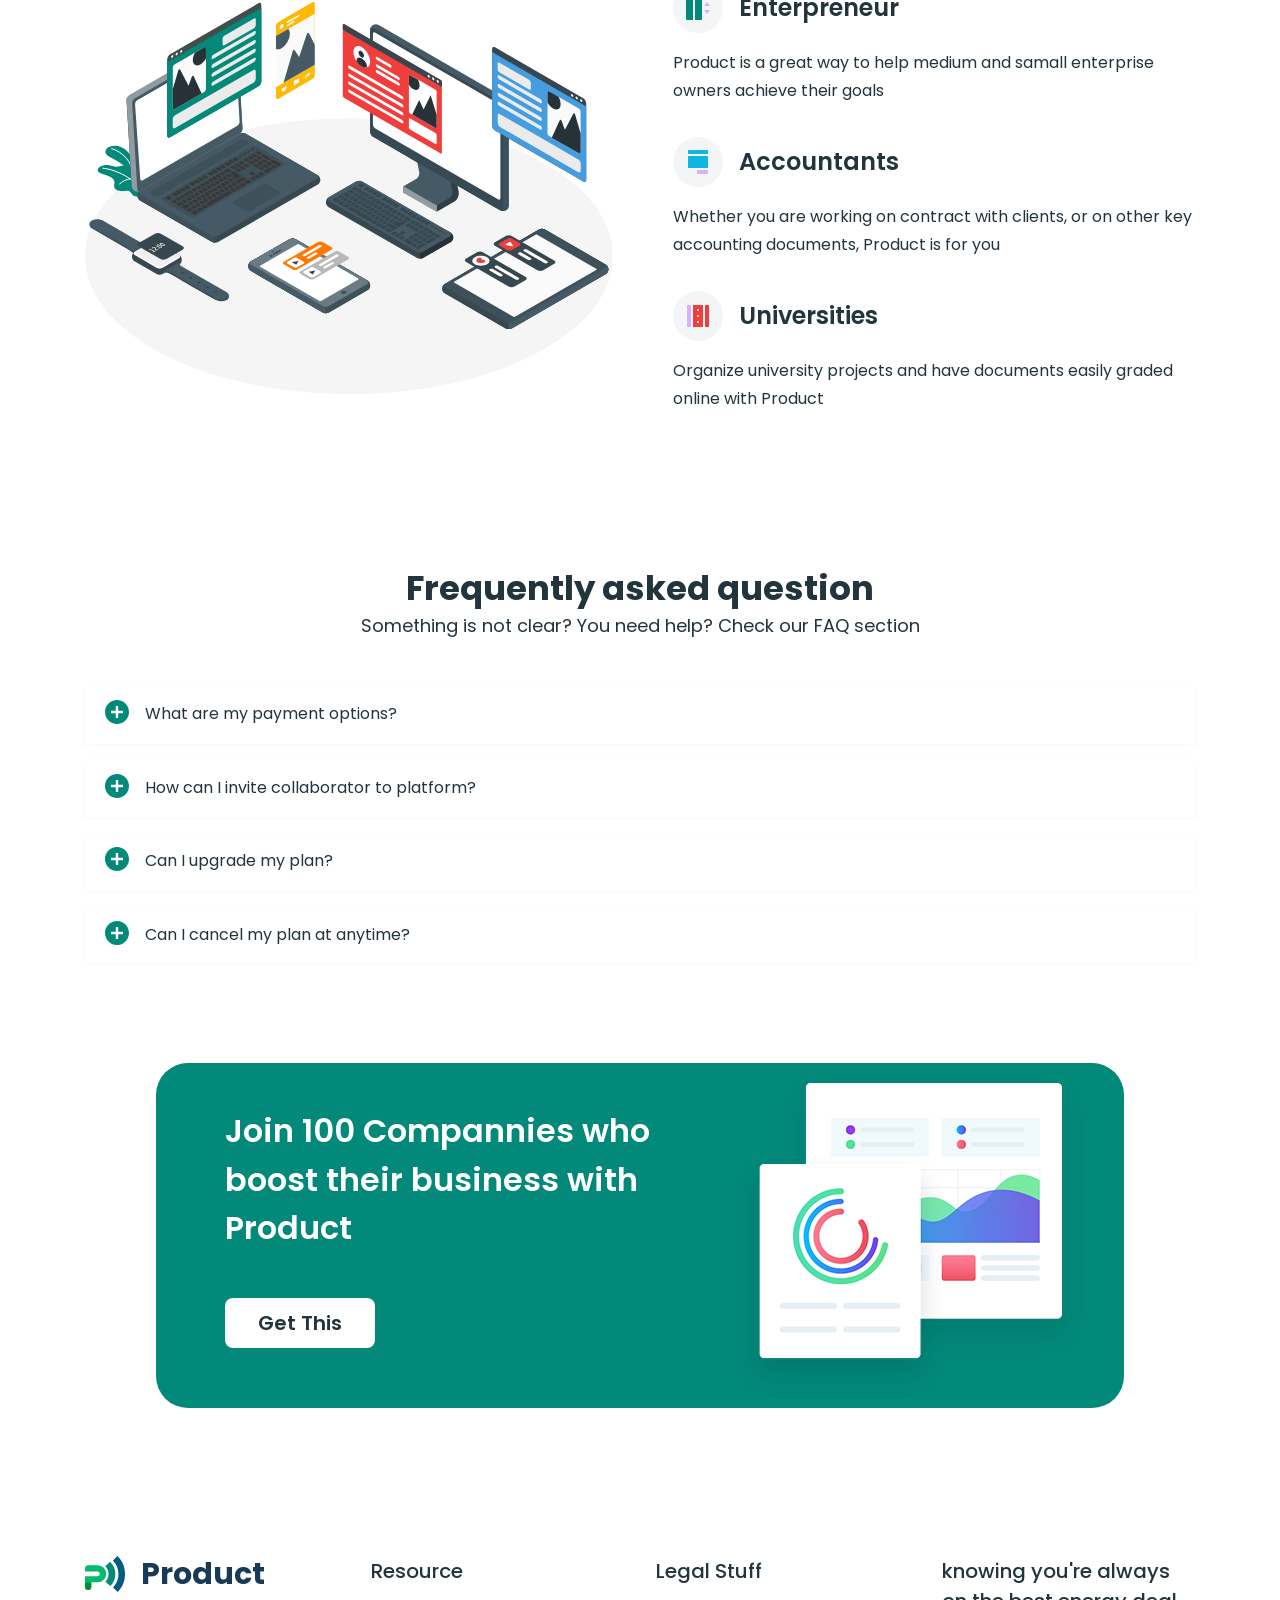
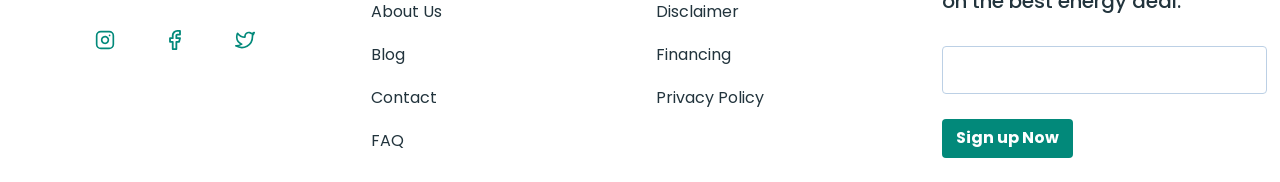
<file: pricing.html>
<!DOCTYPE html>
<html lang="en">
<head>
<meta charset="UTF-8">
    <meta name="viewport" content="width=device-width, initial-scale=1.0">
    <link rel="icon" href="./image/logo.svg" type="image/svg+xml">
    <title>Busines promotion</title>
    <link rel="stylesheet" href="https://cdnjs.cloudflare.com/ajax/libs/modern-normalize/3.0.1/modern-normalize.min.css"
        integrity="sha512-q6WgHqiHlKyOqslT/lgBgodhd03Wp4BEqKeW6nNtlOY4quzyG3VoQKFrieaCeSnuVseNKRGpGeDU3qPmabCANg=="
        crossorigin="anonymous" referrerpolicy="no-referrer" />
    <link rel="preconnect" href="https://fonts.googleapis.com">
    <link rel="preconnect" href="https://fonts.gstatic.com" crossorigin>
    <link
        href="https://fonts.googleapis.com/css2?family=Inter:wght@400;500;700&family=Montserrat:wght@400;500;600;700&family=Poppins:wght@400;500;600;700&family=Roboto:wght@400;500;600;700;900&display=swap"
        rel="stylesheet">
    <link rel="stylesheet" href="./css/style.css">
    <link rel="stylesheet" href="./css/night-theme.css">
</head>
<body>
    <!-- header -->
    <header class="header">
        <div class="container header-container">
            <a class="header-logo logo" href="./index.html">
                <img src="./image/logo.svg" alt="logo" width="40" height="36">
                Product
            </a>
            <nav class="header-nav">
    
                <ul class="header-nav-list">
                    <li class="header-nav-item"><a class="header-nav-link" href="./index.html">Product</a></li>
                    <li class="header-nav-item"><a class="header-nav-link" href="./customers.html">Customers</a>
                    </li>
                    <li class="header-nav-item"><a class="header-nav-link current" href="./pricing.html">Pricing</a></li>
                    <li class="header-nav-item"><a class="header-nav-link" href="./resources.html">Resources</a></li>
                </ul>
    
            </nav>
            <ul class="header-btn-list">
                <li class="header-btn-item"><button class="header-btn" type="button">Sing in</button></li>
                <li class="header-btn-item"><button class="header-btn" type="button">Sing up</button></li>
                <li class="header-btn-item">
                    <button id="theme-toggle-desktop" class="night-btn" type="button" aria-pressed="false" aria-label="Включить тёмную тему">
                        <img src="./image/night-btn.svg" alt="">
                    </button>
                </li>
            </ul>
            <button class="burger-btn button" type="button">
                <span></span><span></span><span></span>
            </button>
            <nav class="mobile-menu">
                <button class="close-btn" type="button">✕</button>
            
                <ul class="mobile-menu-list">
                    <li class="mobile-menu-item"><a class="menu-item-link" href="./index.html">Product</a></li>
                    <li class="mobile-menu-item"><a class="menu-item-link" href="./customers.html">Customers</a></li>
                    <li class="mobile-menu-item"><a class="menu-item-link current" href="./pricing.html">Pricing</a></li>
                    <li class="mobile-menu-item"><a class="menu-item-link" href="./resources.html">Resources</a></li>
                </ul>
            
                <ul class="mobile-btn-list">
                    <li class="mobile-btn-item"><button class="header-btn" type="button">Sing in</button></li>
                    <li class="mobile-btn-item"><button class="header-btn" type="button">Sing up</button></li>
                    <li class="header-btn-item">
                        <button id="theme-toggle-mobile" class="night-btn" type="button" aria-pressed="false" aria-label="Включить тёмную тему">
                            <img src="./image/night-btn.svg" alt="">
                        </button>
                    </li>
                </ul>
            </nav>
        </div>
    </header>
    <main>
        <section class="price">
            <div class="container price-container pricing-container">
                <h2 class="pricing-title">pricing</h2>
                <p class="price-title">Let’s get some real work done here.</p>
                <p class="price-text pricing-text">Prodict is your perfect solution for working. Get started now for free</p>
                <ul class="price-list">
                    <li class="price-item">
                        <h3 class="card-name">Free</h3>
                        <p class="card-text">Brief price description</p>
                        <div class="per-month">
                            <p class="money">0</p>
                            <div class="per-month-right">
                                <span class="currency">$</span>
                                <p class="period">Per / month</p>
                            </div>
                        </div>
                        <ul class="price-description-list">
                            <li class="price-description-item">Only 2 Operators</li>
                            <li class="price-description-item">Notifications</li>
                            <li class="price-description-item">Landing Pages</li>
                        </ul>
                        <button type="button" class="price-btn button">Order Now</button>
                    </li>
                    <li class="price-item price-item-green">
                        <h3 class="card-name card-name-green">Standard</h3>
                        <p class="card-text card-text-green">Brief price description</p>
                        <div class="per-month">
                            <p class="money money-green">5</p>
                            <div class="per-month-right">
                                <span class="currency currency-green">$</span>
                                <p class="period">Per / month</p>
                            </div>
                        </div>
                        <ul class="price-description-list">
                            <li class="price-description-item price-description-item-green">5+ Operators</li>
                            <li class="price-description-item price-description-item-green">Notifications</li>
                            <li class="price-description-item price-description-item-green">Landing Pages</li>
                        </ul>
                        <button type="button" class="price-btn button price-btn-green">Order Now</button>
                    </li>
                    <li class="price-item">
                        <h3 class="card-name">Premium</h3>
                        <p class="card-text">Brief price description</p>
                        <div class="per-month">
                            <p class="money">10</p>
                            <div class="per-month-right">
                                <span class="currency">$</span>
                                <p class="period">Per / month</p>
                            </div>
                        </div>
                        <ul class="price-description-list">
                            <li class="price-description-item">10+ Operators</li>
                            <li class="price-description-item">Notifications</li>
                            <li class="price-description-item">Landing Pages</li>
                        </ul>
                        <button type="button" class="price-btn button">Order Now</button>
                    </li>
                </ul>
            </div>
        </section>
        <section class="enterprice">
            <div class="enterprice-container container">
                <h2 class="enterprice-title">enterprice</h2>
                <h3 class="enterprice-lead">Are you interested in a custom-tailored plan?</h3>
                <p class="enterprice-desc">Product is a set of advanced features for really large teams with projects.</p>
                <button class="enterprice-btn">Get in touch with us</button>
            </div>
        </section>
        <section class="usecases">
            <div class="usecases-container container">
                <h2 class="usecases-title">Product is being used with great effects alongside:</h2>
                <div class="usecases-filling">
                    <picture class="usecases-img-wrapper">
                        <source media="(max-width: 767px)" srcset="./image/usecase-mobile-img.svg" class="usecases-img" width="352px" height="288px">
                        <img src="./image/usecases-img.svg" alt="" class="usecases-img" width="528" height="392">
                    </picture>
                    <ul class="usecases-list">
                        <li class="usecases-item">
                            <div class="usecases-item-upper">
                                <span class="usecases-svg">
                                    <svg width="24" height="24" aria-hidden="true">
                                        <use href="./image/usescases-svg.svg#owners"></use>
                                    </svg>
                                </span>
                                <h3 class="usecases-item-title">Enterpreneur</h3>
                            </div>                          
                            <p class="usecases-item-text">Product is a great way to help medium and samall enterprise owners achieve their goals</p>                           
                        </li>
                        <li class="usecases-item">
                            <div class="usecases-item-upper">
                                <span class="usecases-svg">
                                    <svg width="24" height="24" aria-hidden="true">
                                        <use href="./image/usescases-svg.svg#finance"></use>
                                    </svg>
                                </span>
                                <h3 class="usecases-item-title">Accountants</h3>
                            </div>
                            <p class="usecases-item-text">Whether you are working on contract with clients, or on other key accounting documents, Product is for you</p>                            
                        </li>
                        <li class="usecases-item">
                            <div class="usecases-item-upper">
                                <span class="usecases-svg">
                                    <svg width="24" height="24" aria-hidden="true">
                                        <use href="./image/usescases-svg.svg#education"></use>
                                    </svg>
                                </span>
                                <h3 class="usecases-item-title">Universities</h3>
                            </div>
                            <p class="usecases-item-text">Organize university projects and have documents easily graded online with Product</p>                            
                        </li>
                    </ul>
                </div>
            </div>
        </section>
        <section class="question">
            <div class="question-container container">
                <h2 class="question-title">Frequently asked question</h2>
                <p class="question-text">Something is not clear? You need help? Check our FAQ section</p>
                <ul class="question-list">
                    <li class="question-item">
                        <input type="checkbox" id="q1" class="q-toggle">
                        <label for="q1" class="question-toggle">
                            <span class="icon-box" aria-hidden="true">
                                <svg width="24" height="24" aria-hidden="true">
                                    <use href="./image/plus-minus.svg#plus" class="icon-plus"></use>
                                    <use href="./image/plus-minus.svg#minus" class="icon-minus"></use>
                                </svg>
                            </span>
                            <span class="question-label">What are my payment options?</span>
                        </label>
                        <div class="question-answer">
                            <p class="answer-text">
                                We accept credit cards, PayPal and bank transfers.
                            </p>
                        </div>
                    </li>
                    <li class="question-item">
                        <input type="checkbox" id="q2" class="q-toggle">
                        <label for="q2" class="question-toggle">
                            <span class="icon-box" aria-hidden="true">
                                <svg width="24" height="24" aria-hidden="true">
                                    <use href="./image/plus-minus.svg#plus" class="icon-plus"></use>
                                    <use href="./image/plus-minus.svg#minus" class="icon-minus"></use>
                                </svg>
                            </span>
                            <span class="question-label">How can I invite collaborator to platform?</span>
                        </label>
                        <div class="question-answer">
                            <p class="answer-text">
                                After creating your account you will have an oppurtunity to create your first project that will be associated withthe
                                collaborators e-mail. An invitation will be sent automatically. Then, invited user will have to confirm his account by
                                e-mail and finish userd onboarding.
                            </p>
                        </div>
                    </li>
                    <li class="question-item"> 
                        <input type="checkbox" id="q3" class="q-toggle">
                        <label for="q3" class="question-toggle">
                            <span class="icon-box" aria-hidden="true">
                                <svg width="24" height="24" aria-hidden="true">
                                    <use href="./image/plus-minus.svg#plus" class="icon-plus"></use>
                                    <use href="./image/plus-minus.svg#minus" class="icon-minus"></use>
                                </svg>
                            </span>
                            <span class="question-label">
                                Can I upgrade my plan?
                            </span>
                        </label>
                        <div class="question-answer">
                            <p class="answer-text">
                                Yes — you can upgrade at any time from the billing page. Upgrades take effect immediately and are prorated.
                            </p>
                        </div> 
                    </li>
                    <li class="question-item">
                        <input type="checkbox" id="q4" class="q-toggle">
                        <label for="q4" class="question-toggle">
                            <span class="icon-box" aria-hidden="true">
                                <svg width="24" height="24" aria-hidden="true">
                                    <use href="./image/plus-minus.svg#plus" class="icon-plus"></use>
                                    <use href="./image/plus-minus.svg#minus" class="icon-minus"></use>
                                </svg>
                            </span>
                            <span class="question-label">
                                Can I cancel my plan at anytime?
                            </span>
                        </label>
                        <div class="question-answer">
                            <p class="answer-text">
                                Yes — you can upgrade at any time from the billing page. Upgrades take effect immediately and are prorated.
                            </p>
                        </div>
                    </li>
                </ul>
            </div>
        </section>
    <section class="promo promo-customers">
        <div class="container promo-container">
            <div class="promo-left">
                <p class="promo-text">
                    Join 100 Compannies who boost their business with Product
                </p>
                <button class="promo-btn promo-btn-customers button" type="button">
                    Get This
                </button>
            </div>
            <div class="promo-right"><img src="./image/promo-img.png" alt=""></div>
        </div>
    </section>
    </main>
    <footer>
        <section class="footer">
            <div class="container footer-container">
                <div class="footer-logo-container">
                    <a class="footer-logo" href="./index.html">
                        <img src="./image/logo.svg" alt="logo" width="40" height="36" class="footer-logo-link">
                        <span class="footer-brand-name">Product</span>
                    </a>
                    <ul class="socials-footer-list">
                        <li class="social-footer-item">
                            <a href="https://www.instagram.com/" target="_blank" aria-label="instagram-link">
                                <div class="social-box">
                                    <svg class="social-icons" width="20" height="20">
                                        <use href="./image/socials.svg#instagram"></use>
                                    </svg>
                                </div>
                            </a>
                        </li>
                        <li class="social-footer-item">
                            <a href="https://www.facebook.com/" target="_blank" aria-label="faceboock-link">
                                <div class="social-box">
                                    <svg class="social-icons" width="20" height="20">
                                        <use href="./image/socials.svg#faceboock"></use>
                                    </svg>
                                </div>
                            </a>
                        </li>
                        <li class="social-footer-item">
                            <a href="https://x.com/" target="_blank" aria-label="twitter-link">
                                <div class="social-box">
                                    <svg class="social-icons" width="20" height="20">
                                        <use href="./image/socials.svg#x"></use>
                                    </svg>
                                </div>
                            </a>
                        </li>
                    </ul>
                </div>
                <nav class="resource">
                    <h3 class="footer-heading">Resource</h3>
                    <ul class="resource-list">
                        <li class="resource-item"><a class="footer-link" href="#">About Us</a></li>
                        <li class="resource-item"><a class="footer-link" href="#">Blog</a></li>
                        <li class="resource-item"><a class="footer-link" href="#">Contact</a></li>
                        <li class="resource-item"><a class="footer-link" href="#">FAQ</a></li>
                    </ul>
                </nav>
                <nav class="stuff footer-nav">
                    <h3 class="footer-heading">Legal Stuff</h3>
                    <ul class="stuff-list">
                        <li class="stuff-item"><a class="footer-link" href="#">Disclaimer</a></li>
                        <li class="stuff-item"><a class="footer-link" href="#">Financing</a></li>
                        <li class="stuff-item"><a class="footer-link" href="#">Privacy Policy</a></li>
                    </ul>
                </nav>
                <div class="subscribe">
                    <h3 class="footer-heading subscribe-heading">knowing you're always on the best energy deal.</h3>
                    <form class="footer-form" action="#" method="post" aria-label="Sign up form">
                        <label class="input-with-icon" for="phone">
                            <input class="input-row-phone" id="phone" name="phone" type="tel" inputmode="tel" required>
                        </label>
                        <button type="submit" class="button btn-subscribe">Sign up Now</button>
                    </form>
                </div>
            </div>
        </section>
    </footer>
    <script src="./js/menu.js"></script>
    <script src="./js/night-theme.js"></script>
</body>
</html>
</file>
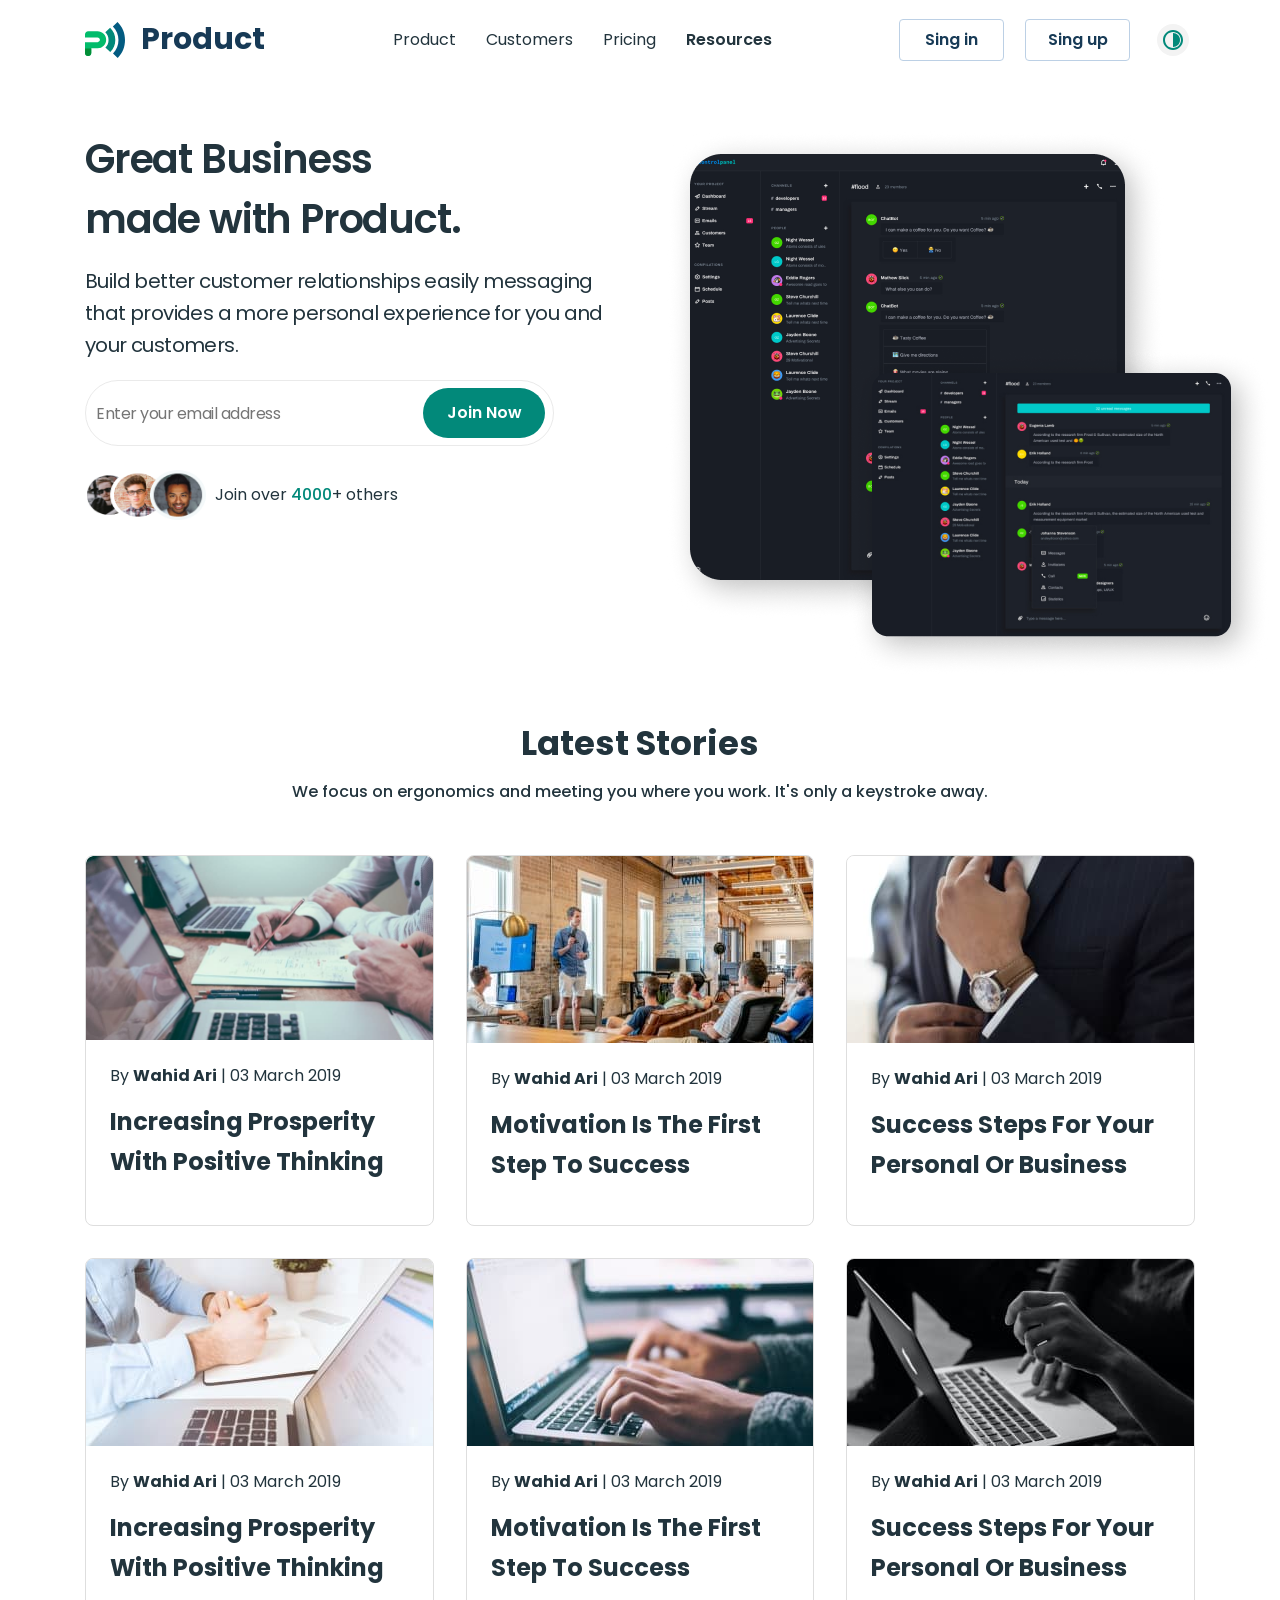
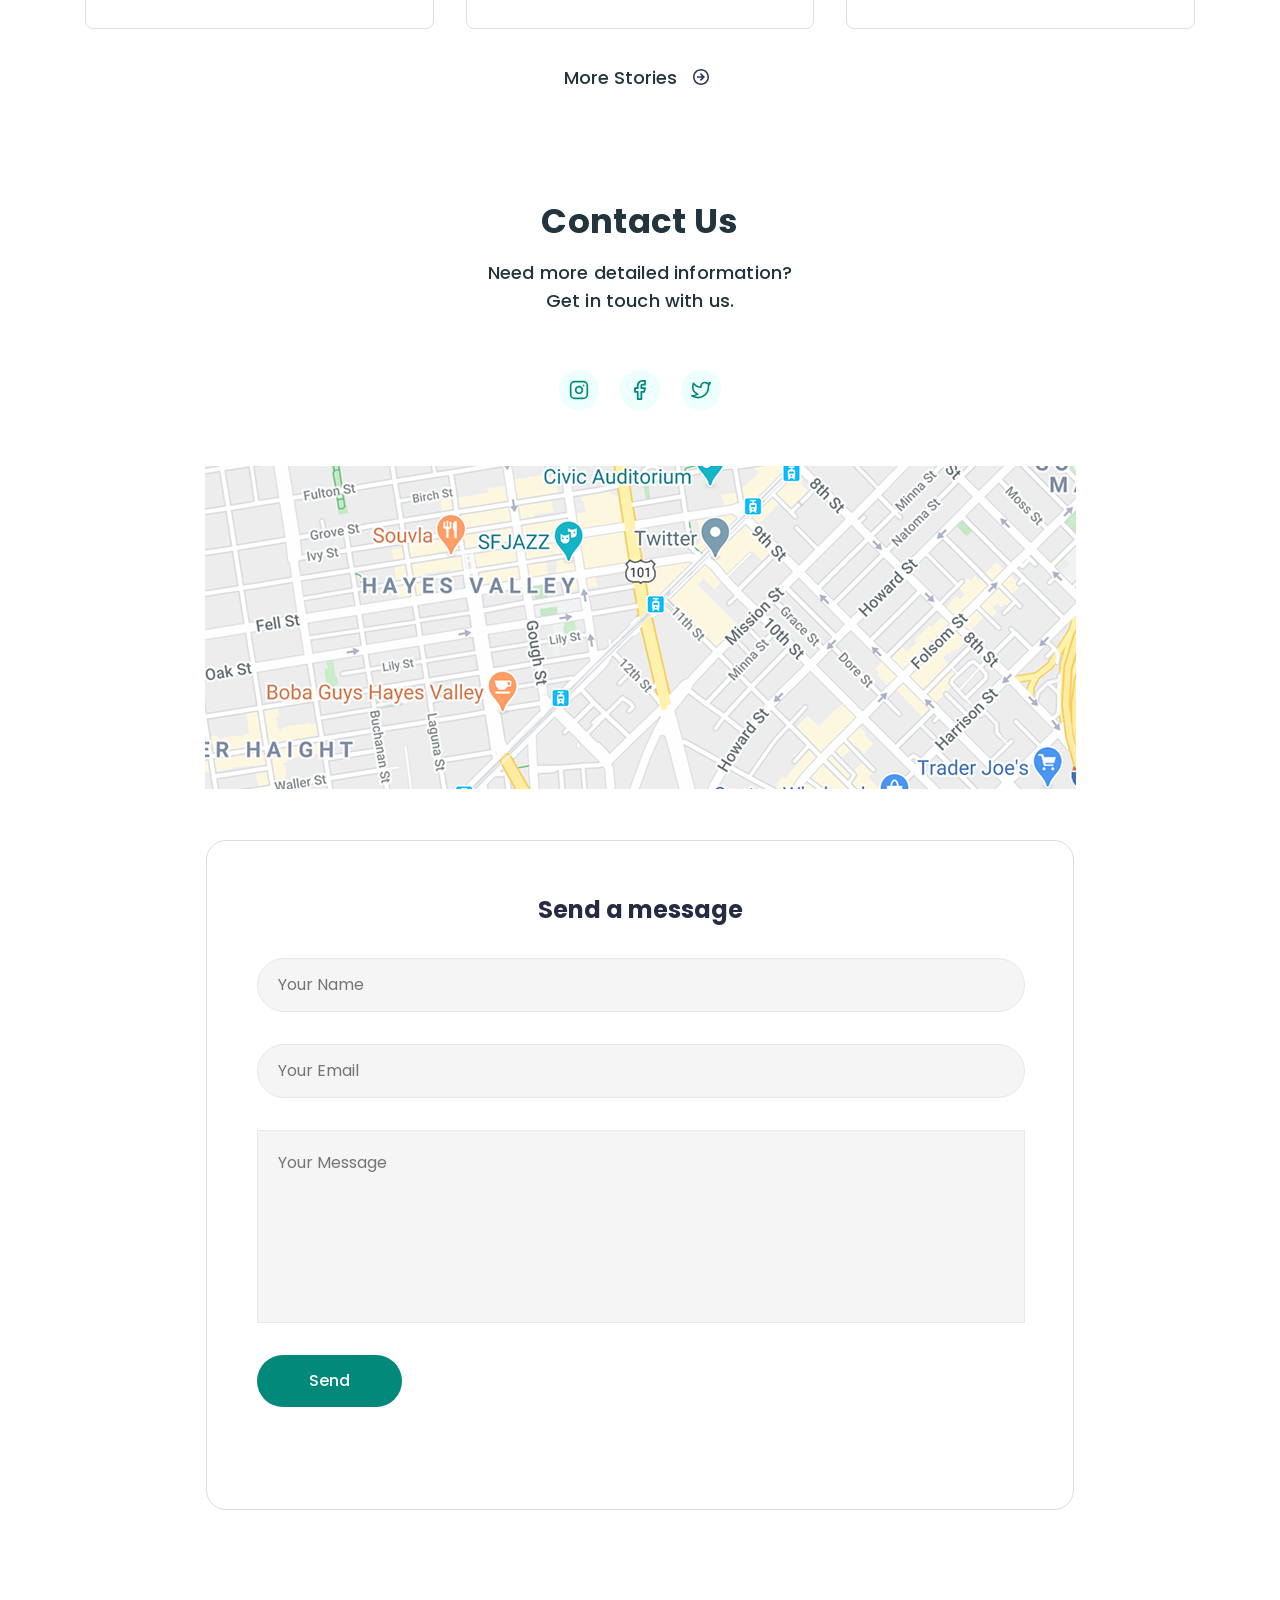
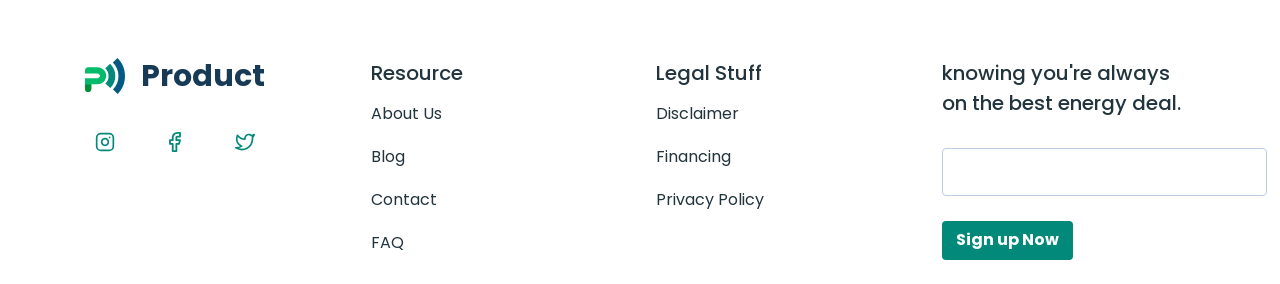
<file: resources.html>
<!DOCTYPE html>
<html lang="en">

<head>
    <meta charset="UTF-8">
    <meta name="viewport" content="width=device-width, initial-scale=1.0">
    <link rel="icon" href="./image/logo.svg" type="image/svg+xml">
    <title>Busines promotion</title>
    <link rel="stylesheet" href="https://cdnjs.cloudflare.com/ajax/libs/modern-normalize/3.0.1/modern-normalize.min.css"
        integrity="sha512-q6WgHqiHlKyOqslT/lgBgodhd03Wp4BEqKeW6nNtlOY4quzyG3VoQKFrieaCeSnuVseNKRGpGeDU3qPmabCANg=="
        crossorigin="anonymous" referrerpolicy="no-referrer" />
    <link rel="preconnect" href="https://fonts.googleapis.com">
    <link rel="preconnect" href="https://fonts.gstatic.com" crossorigin>
    <link
        href="https://fonts.googleapis.com/css2?family=Inter:wght@400;500;700&family=Montserrat:wght@400;500;600;700&family=Poppins:wght@400;500;600;700&family=Roboto:wght@400;500;600;700;900&display=swap"
        rel="stylesheet">
    <link rel="stylesheet" href="./css/style.css">
    <link rel="stylesheet" href="./css/night-theme.css">
</head>

<body>
    <!-- header -->
    <header class="header">
        <div class="container header-container">
            <a class="header-logo logo" href="./index.html">
                <img src="./image/logo.svg" alt="logo" width="40" height="36">
                Product
            </a>
            <nav class="header-nav">

                <ul class="header-nav-list">
                    <li class="header-nav-item"><a class="header-nav-link" href="./index.html">Product</a></li>
                    <li class="header-nav-item"><a class="header-nav-link" href="./customers.html">Customers</a>
                    </li>
                    <li class="header-nav-item"><a class="header-nav-link" href="./pricing.html">Pricing</a>
                    </li>
                    <li class="header-nav-item"><a class="header-nav-link current" href="./resources.html">Resources</a></li>
                </ul>

            </nav>
            <ul class="header-btn-list">
                <li class="header-btn-item"><button class="header-btn" type="button">Sing in</button></li>
                <li class="header-btn-item"><button class="header-btn" type="button">Sing up</button></li>
                <li class="header-btn-item">
                    <button id="theme-toggle-desktop" class="night-btn" type="button" aria-pressed="false"
                        aria-label="Включить тёмную тему">
                        <img src="./image/night-btn.svg" alt="">
                    </button>
                </li>
            </ul>
            <button class="burger-btn button" type="button">
                <span></span><span></span><span></span>
            </button>
            <nav class="mobile-menu">
                <button class="close-btn" type="button">✕</button>

                <ul class="mobile-menu-list">
                    <li class="mobile-menu-item"><a class="menu-item-link" href="./index.html">Product</a></li>
                    <li class="mobile-menu-item"><a class="menu-item-link" href="./customers.html">Customers</a></li>
                    <li class="mobile-menu-item"><a class="menu-item-link current" href="./pricing.html">Pricing</a>
                    </li>
                    <li class="mobile-menu-item"><a class="menu-item-link" href="./resources.html">Resources</a></li>
                </ul>

                <ul class="mobile-btn-list">
                    <li class="mobile-btn-item"><button class="header-btn" type="button">Sing in</button></li>
                    <li class="mobile-btn-item"><button class="header-btn" type="button">Sing up</button></li>
                    <li class="header-btn-item">
                        <button id="theme-toggle-mobile" class="night-btn" type="button" aria-pressed="false"
                            aria-label="Включить тёмную тему">
                            <img src="./image/night-btn.svg" alt="">
                        </button>
                    </li>
                </ul>
            </nav>
        </div>
    </header>
    <main>
        <section class="industries">
            <div class="industies-container container">
                <div class="industries-left">
                    <h2 class="industries-title">Great Business made with Product.</h2>
                    <p class="industries-text">
                        Build better customer relationships easily messaging that provides a more personal experience for you and your
                        customers.
                    </p>
                    <form id="signupForm" class="signup" action="#" method="post" novalidate>
                        <label for="signupEmail" class="signup-label">Join our newsletter</label>
                            <input id="signupEmail" name="email" class="signup-input" type="email" placeholder="Enter your email address"
                                aria-label="Email address" required autocomplete="email" />
                            <button class="signup-btn" type="submit">Join Now</button>
                    </form>
                    <div class="users-cintainer">
                        <img src="./image/users-img.png" alt="" width="121" height="50">
                        <p class="signup-note" aria-hidden="true">Join over <span class="user-number">4000</span><span class="user-plus">+</span> others</p>
                    </div>
                </div>
                <picture class="industries-img-wrapper">
                    <source media="(min-width: 1150px)" srcset="./image/industries-img.png">
                    <img src="./image/industries-mobile-img.png" alt="">
                </picture>
            </div>
        </section>

        <section class="stories">
            <div class="stories-container container">
                <div class="stories-text-container">
                    <h2 class="stories-title">Latest Stories</h2>
                    <p class="stories-text">We focus on ergonomics and meeting you where you work. It's only a keystroke away.</p>
                </div>
                <ul class="stories-list">
                    <li class="stories-item">
                        <img class="stories-item-img"
                            srcset="
                                ./image/wc.jpg 1x,
                                ./image/wc@2x.jpg 2x
                                "
                            src="./image/wc.jpg" alt="" width="348">
                        <h4 class="stories-itme-title">
                            By <span class="strategies-author">Wahid Ari</span> | 03 March 2019
                        </h4>
                        <p class="stories-item-text">Increasing Prosperity With Positive Thinking</p>
                    </li>
                    <li class="stories-item">
                        <img class="stories-item-img" 
                            srcset="
                                ./image/presentation.jpg 1x,
                                ./image/presentation@2x.jpg 2x
                                "
                            src="./image/presentation.jpg" alt="" width="348">
                        <h4 class="stories-itme-title">
                            By <span class="strategies-author">Wahid Ari</span> | 03 March 2019
                        </h4>
                        <p class="stories-item-text">Motivation Is The First Step To Success</p>
                    </li>
                    <li class="stories-item">
                        <img class="stories-item-img" 
                            srcset="
                                ./image/smocking.jpg 1x,
                                ./image/smocking@2x.jpg 2x
                                "
                            src="./image/smocking.jpg" alt="" width="348">
                        <h4 class="stories-itme-title">
                            By <span class="strategies-author">Wahid Ari</span> | 03 March 2019
                        </h4>
                        <p class="stories-item-text">Success Steps For Your Personal Or Business</p>
                    </li>
                    <li class="stories-item">
                        <img class="stories-item-img" 
                            srcset="
                                ./image/increasing.jpg 1x,
                                ./image/increasing@2x.jpg 2x
                                "
                            src="./image/increasing.jpg" alt="" width="348">
                        <h4 class="stories-itme-title">
                            By <span class="strategies-author">Wahid Ari</span> | 03 March 2019
                        </h4>
                        <p class="stories-item-text">Increasing Prosperity With Positive Thinking</p>
                    </li>
                    <li class="stories-item">
                        <img class="stories-item-img" 
                            srcset="
                                ./image/motivation.jpg 1x,
                                ./image/motivation@2x.jpg 2x
                                "
                            src="./image/motivation.jpg" alt="" width="348">
                        <h4 class="stories-itme-title">
                            By <span class="strategies-author">Wahid Ari</span> | 03 March 2019
                        </h4>
                        <p class="stories-item-text">Motivation Is The First Step To Success</p>
                    </li>
                    <li class="stories-item">
                        <img class="stories-item-img" 
                            srcset="
                                ./image/bw.jpg 1x,
                                ./image/bw@2x.jpg 2x
                                "
                            src="./image/bw.jpg" alt="" width="348">
                        <h4 class="stories-itme-title">
                            By <span class="strategies-author">Wahid Ari</span> | 03 March 2019
                        </h4>
                        <p class="stories-item-text">Success Steps For Your Personal Or Business</p>
                    </li>
                </ul>
                <div class="stories-link"><a href="#" class="more-stories">More Stories</a></div>
            </div>
        </section>
        <section class="contacts">
            <div class="contacts-container container">
                <h2 class="contacts-title">Contact Us</h2>
                <p class="contacts-text">Need more detailed information?
                    Get in touch with us.
                </p>
                <ul class="contacts-list">
                    <li class="contacts-item">
                        <a href="https://www.instagram.com/" target="_blank" aria-label="instagram-link">
                            <div class="social-box">
                                <svg class="social-icons" width="20" height="20">
                                    <use href="./image/socials.svg#instagram"></use>
                                </svg>
                            </div>
                        </a>
                    </li>
                    <li class="contacts-item">
                        <a href="https://www.facebook.com/" target="_blank" aria-label="faceboock-link">
                            <div class="social-box">
                                <svg class="social-icons" width="20" height="20">
                                    <use href="./image/socials.svg#faceboock"></use>
                                </svg>
                            </div>
                        </a>
                    </li>
                    <li class="contacts-item">
                        <a href="https://x.com/" target="_blank" aria-label="twitter-link">
                            <div class="social-box">
                                <svg class="social-icons" width="20" height="20">
                                    <use href="./image/socials.svg#x"></use>
                                </svg>
                            </div>
                        </a>
                    </li>
                </ul>
                <picture class="contacts-img">
                    <source media="(min-width: 1150px)" srcset="./image/map-screen.png">
                    <img src="./image/map-mobile.png" alt="map">
                </picture>
                <form class="contact-form">
                    <h3 class="contact-form-title">Send a message</h3>
                
                    <input type="text" placeholder="Your Name" class="contact-input">
                    <input type="email" placeholder="Your Email" class="contact-input">
                    <textarea placeholder="Your Message" class="contact-textarea"></textarea>
                
                    <button type="submit" class="contact-btn button">Send</button>
                </form>
            </div>
        </section>
    </main>
    <footer>
        <section class="footer">
            <div class="container footer-container">
                <div class="footer-logo-container">
                    <a class="footer-logo" href="./index.html">
                        <img src="./image/logo.svg" alt="logo" width="40" height="36" class="footer-logo-link">
                        <span class="footer-brand-name">Product</span>
                    </a>
                    <ul class="socials-footer-list">
                        <li class="social-footer-item">
                            <a href="https://www.instagram.com/" target="_blank" aria-label="instagram-link">
                                <div class="social-box">
                                    <svg class="social-icons" width="20" height="20">
                                        <use href="./image/socials.svg#instagram"></use>
                                    </svg>
                                </div>
                            </a>
                        </li>
                        <li class="social-footer-item">
                            <a href="https://www.facebook.com/" target="_blank" aria-label="faceboock-link">
                                <div class="social-box">
                                    <svg class="social-icons" width="20" height="20">
                                        <use href="./image/socials.svg#faceboock"></use>
                                    </svg>
                                </div>
                            </a>
                        </li>
                        <li class="social-footer-item">
                            <a href="https://x.com/" target="_blank" aria-label="twitter-link">
                                <div class="social-box">
                                    <svg class="social-icons" width="20" height="20">
                                        <use href="./image/socials.svg#x"></use>
                                    </svg>
                                </div>
                            </a>
                        </li>
                    </ul>
                </div>
                <nav class="resource">
                    <h3 class="footer-heading">Resource</h3>
                    <ul class="resource-list">
                        <li class="resource-item"><a class="footer-link" href="#">About Us</a></li>
                        <li class="resource-item"><a class="footer-link" href="#">Blog</a></li>
                        <li class="resource-item"><a class="footer-link" href="#">Contact</a></li>
                        <li class="resource-item"><a class="footer-link" href="#">FAQ</a></li>
                    </ul>
                </nav>
                <nav class="stuff footer-nav">
                    <h3 class="footer-heading">Legal Stuff</h3>
                    <ul class="stuff-list">
                        <li class="stuff-item"><a class="footer-link" href="#">Disclaimer</a></li>
                        <li class="stuff-item"><a class="footer-link" href="#">Financing</a></li>
                        <li class="stuff-item"><a class="footer-link" href="#">Privacy Policy</a></li>
                    </ul>
                </nav>
                <div class="subscribe">
                    <h3 class="footer-heading subscribe-heading">knowing you're always on the best energy deal.</h3>
                    <form class="footer-form" action="#" method="post" aria-label="Sign up form">
                        <label class="input-with-icon" for="phone">
                            <input class="input-row-phone" id="phone" name="phone" type="tel" inputmode="tel" required>
                        </label>
                        <button type="submit" class="button btn-subscribe">Sign up Now</button>
                    </form>
                </div>
            </div>
        </section>
    </footer>
    <script src="./js/menu.js"></script>
    <script src="./js/night-theme.js"></script>
</body>

</html>
</file>
<file: css/style.css>
body {
    font-family: Poppins, sans-serif;
    color: #22343d;
    background-color: #fff;
}

a {
    text-decoration: none;
}

ul {
    list-style-type: none;
    padding-left: 0;
    margin: 0;
}

h1,
h2,
h3,
h4,
h5,
h6,
p {
    margin: 0;
}

img {
    display: block;
}

button {
    cursor: pointer;
    font-family: inherit;
}

.hidden {
    position: absolute;
    width: 1px;
    height: 1px;
    padding: 0;
    margin: -1px;
    overflow: hidden;
    clip: rect(0, 0, 0, 0);
    white-space: nowrap;
    border: 0;
}

/* common */

.container {
    margin: 0 auto;
    padding: 0 27px;
    width: 100%;
    max-width: 1150px;
}

@media screen and (min-width: 768px) and (max-width: 1150px) {
    .container {
        max-width: 900px;
        margin: 0 auto;
        padding: 0 32px;
    }

}

@media screen and (min-width: 1150px) {
    .container {
        margin: 0 auto;
        padding: 0 20px;
        max-width: 1150px;
    }
}



/* header */

.header-container {
    display: flex;
    align-items: center;
    justify-content: space-between;
    min-height: 70px;
    box-shadow: 0 -2px 8px 0 rgba(0, 0, 0, 0.25);
}

.header-logo {
    display: flex;
    align-items: center;
    gap: 16px;
    font-weight: 700;
    font-size: 30px;
    line-height: 0.93;
    color: #173a56;
}


.header-nav {
    margin-left: auto;
}

.header-nav-list {
    display: flex;
    gap: 30px;
}


.header-nav-link {
    padding: 26px 0;
    display: block;
    line-height: 175%;
    color: #22343d;
}

.current {
    font-weight: 600;
}

.header-btn-list {
    display: flex;
    gap: 21px;
}

.header-btn {
    border: 1px solid #bcd0e5;
    border-radius: 4px;
    min-width: 105px;
    height: 42px;
    background-color: transparent;
    font-weight: 600;
    text-align: center;
    color: #173a56;
}

.header-btn:hover,
.header-btn:focus {
    color: #fff;
    border: none;
    background-color: #02897a;
}

.burger-btn {
    position: relative;
    width: 28px;
    height: 31px;
    background-color: transparent;
    border: none;
}

.burger-btn span {
    position: absolute;
    width: 22px;
    height: 2px;
    background-color: black;
    left: 3px;

}

.burger-btn span:nth-child(1){
    transform: translateY(-10px);
}

.burger-btn span:nth-child(3) {
    transform: translateY(10px);
}

.header-nav,
.header-btn-list {
    display: none;
}

.mobile-menu {
    position: fixed;
    top: 0;
    right: 0;
    width: 100%;
    height: 100vh;
    background-color: white;
    transform: translateX(100%);
    transition: transform 1s ease;
    padding: 80px 24px;
    z-index: 999;
    display: flex;
    flex-direction: column;
    gap: 80px;
}

.mobile-menu.open {
    transform: translateX(0);
}

.close-btn {
    position: absolute;
    top: 24px;
    right: 24px;
    background-color: transparent;
    border: none;
    font-size: 32px;
    color: #000;
}

.mobile-menu-list {
    display: flex;
    flex-direction: column;
    gap: 30px;
    align-items: center;
}

.menu-item-link {
    font-weight: 400;
    font-size: 16px;
    line-height: 175%;
    color: #22343d;
}

.mobile-btn-list {
    display: flex;
    flex-direction: column;
    gap: 30px;
    align-items: center;
}

@media screen and (min-width: 768px) and (max-width: 1150px) {

    /* Контейнер */
    .header-container {
        justify-content: center;
        gap: 20px;
        padding: 0 20px;
        box-shadow: none;
    }

    /* Лого */
    .header-logo {
        margin-right: 40px;
        /* меньше, чем на десктопе */
        font-size: 26px;
    }

    /* Навигация */
    .header-nav {
        margin-left: 0;
        margin-right: 0;
    }

    .header-nav-list {
        gap: 20px;
        /* было 30px — слишком много */
    }

    .header-nav-link {
        padding: 20px 0;
        font-size: 15px;
    }

    /* Кнопки */
    .header-btn-list {
        gap: 12px;
    }

    .header-btn {
        min-width: 85px;
        /* было 105px — слишком много */
        height: 38px;
        font-size: 14px;
        padding: 0 10px;
    }

    .header-nav,
    .header-btn-list {
        display: flex;
    }

    .burger-btn {
        display: none;
    }
}

@media screen and (min-width: 1150px) {

    /* HEADER — restore */
    .header-container {
        justify-content: space-between;
        gap: 0;
        box-shadow: none;
    }

    .header-logo {
        margin-right: 0;
        font-size: 30px;
        padding: 16px 0;
    }

    .header-nav {
        margin-right: auto;
        margin-left: auto;
    }

    .header-nav-list {
        gap: 30px;
    }

    .header-nav-link {
        padding: 26px 0;
        font-size: 16px;
        line-height: 175%;
    }

    .header-btn-list {
        gap: 21px;
    }

    .header-btn {
        min-width: 105px;
        height: 42px;
        font-size: 16px;
    }

    .header-nav,
    .header-btn-list {
        display: flex;
    }

    .burger-btn {
        display: none;
    }
}

/* hero */

.hero {
    padding-top: 29.32px;
    padding-bottom: 100px;
}

.hero-container {
    display: flex;
    align-items: center;
    justify-content: space-between;
    flex-direction: column;
}

.hero-img {
    order: -1;
}

.hero-btn-list {
    display: flex;
    gap: 30px;
    margin-top: 45px;
    align-items: center;
}

.hero-text {
    max-width: 465px;
    font-size: 18px;
    line-height: 156%;
    font-weight: 400;
    margin-top: 18px;
    text-align: center;
}

.hero-title {
    max-width: 369px;
    max-height: 120px;
    font-weight: 700;
    font-size: 36px;
    line-height: 167%;
    text-align: center;
}

.get-started {
    border: none;
    background-color: #02897a;
    font-weight: 700;
    text-align: center;
    color: #fff;
    border-radius: 4px;
    width: 142px;
    height: 53px;
}

.video-btn {
    display: inline-flex;
    align-items: center;
    background-color: transparent;
    font-weight: 600;
    text-decoration: underline;
    text-decoration-skip-ink: none;
    color: #02897a;
    border: none;
    padding-left: 32px;
    min-width: 20px;
    min-height: 20px;
    position: relative;
}

.video-btn::before {
    content: "";
    position: absolute;
    left: 0;
    top: 50%;
    transform: translateY(-50%);
    width: 20px;
    height: 20px;
    background-image: url("../image/play.svg");
    background-size: contain;
    background-repeat: no-repeat
}

@media screen and (min-width: 768px) and (max-width: 1150px) {

    /* Контейнер */
    .hero-container {
        flex-direction: row-reverse;
        justify-content: center;
        /* центрируем */
        align-items: center;
        gap: 40px;
        /* как в эталоне */
    }

    /* Картинка */
    .hero-img {
        width: 420px;
        /* вместо 610px */
        height: auto;
    }

    /* Заголовок */
    .hero-title {
        font-size: 29px;
        max-width: 320px;
        text-align: left;
    }

    /* Текст */
    .hero-text {
        font-size: 12px;
        max-width: 380px;
        text-align: left;
    }

    /* Кнопки */
    .hero-btn-list {
        gap: 20px;
        margin-top: 32px;
    }

    .get-started {
        width: 160px;
        height: 48px;
    }
}

@media screen and (min-width: 1150px) {

    .hero-container {
        flex-direction: row-reverse;
        justify-content: space-between;
        align-items: center;
        gap: 0;
    }

    .hero-img {
        width: 610px;
        height: 555px;
    }

    .hero-title {
        font-size: 36px;
        max-width: 369px;
        text-align: left;
    }

    .hero-text {
        font-size: 18px;
        max-width: 465px;
        text-align: justify;
    }

    .hero-btn-list {
        gap: 30px;
        margin-top: 45px;
    }

    .get-started {
        width: 178px;
        height: 53px;
    }
}

/* Product */

.product-item-title::before {
    content: "";
    display: block;
    border-radius: 19px;
    width: 50px;
    height: 50px;
    background-color: #4d8dff;
    margin: 0 auto;
    margin-bottom: 26px;
}

.product-item:nth-child(1) .product-item-title::before {
    background-color: #02897a;
    background-image: url(../image/cursor.svg);
    background-repeat: no-repeat;
    background-position: center;

}

.product-item:nth-child(2) .product-item-title::before {
    background-color: #4d8dff;
    background-image: url(../image/wave.svg);
    background-repeat: no-repeat;
    background-position: center;
}

.product-item:nth-child(3) .product-item-title::before {
    background-color: #740a76;
    background-image: url(../image/heart.svg);
    background-repeat: no-repeat;
    background-position: center;
}

.product-item:nth-child(4) .product-item-title::before {
    background-color: #f03e3d;
    background-image: url(../image/clock.svg);
    background-repeat: no-repeat;
    background-position: center;
}

.product-box {
    border-radius: 19px;
    width: 54px;
    height: 54px;
    display: flex;
    align-items: center;
    justify-content: center;
    margin-bottom: 24px;
}

.prosuct-icon {
    fill: #fff;
}

.product {
    padding-bottom: 50px;
}

.product-title {
    font-weight: 700;
    font-size: 32px;
    text-align: center;
    padding-bottom: 50px;
    max-width: 361px;
    margin: 0 auto;
}

.product-list {
    align-items: center;
    flex-direction: column;
    display: flex;
    justify-content: space-between;
    gap: 30px;
    margin-bottom: 50px;
}

.product-item-title {
    margin-bottom: 13px;
    font-weight: 600;
    font-size: 22px;
    text-align: center;
}

.product-item-text {
    font-weight: 400;
    font-size: 16px;
    line-height: 169%;
    text-align: center;
}

.product-item-img {
    margin-bottom: 26px;
}


.product-btn {
    border: none;
    border-radius: 4px;
    min-width: 175px;
    min-height: 53px;
    background-color: #02897a;
    font-weight: 700;
    color: #fff;
    text-transform: uppercase;
    display: block;
    margin-right: auto;
    margin-left: auto;
}

@media screen and (min-width: 768px) and (max-width: 1150px) {

    .product-list {
        display: flex;
        flex-direction: row;
        flex-wrap: wrap;
        justify-content: space-between;
        align-items: stretch;
        /* все карточки одинаковой высоты */
        gap: 30px;
    }

    .product-item {
        width: calc((100% - 90px) / 4);
        /* 4 колонки через flex */
        display: flex;
        flex-direction: column;
        justify-content: flex-start;
    }

    .product-item-title::before {
        margin-left: 0;
    }

    .product-item-title {
        text-align: left;
        font-size: 17px;
    }

    .product-item-text {
        text-align: left;
        font-size: 11px;
        flex-grow: 1;
        /* растягивает карточку вниз */
    }

    .product-item-img {
        margin-bottom: 20px;
    }
}

@media screen and (min-width: 1150px) {

    .product-list {
        display: flex;
        flex-direction: row;
        flex-wrap: nowrap;
        justify-content: space-between;
        gap: 30px;
        /* как в оригинале */
    }

    .product-item {
        width: calc((100% - 90px) / 4);
        /* возвращаем оригинальные 4 колонки */
        display: flex;
        flex-direction: column;
        justify-content: flex-start;
    }

    .product-item-title {
        font-size: 22px;
        /* оригинальный размер */
        text-align: left;
    }

    .product-item-text {
        font-size: 15px;
        /* оригинальный размер */
        text-align: left;
        flex-grow: 0;
        /* убираем растяжение, как в оригинале */
    }

    .product-item-title::before {
        margin-left: 0;
        /* как было */
    }

    .product-title {
        max-width: 530px;
        font-size: 32px;
    }
}

/* Services */

.services-list {
    display: flex;
    flex-direction: column;
    gap: 100px;
}

.second-item {
    flex-direction: row-reverse;
}

.services-item {
    display: flex;
    align-items: center;
}

.item {
    display: flex;
    flex-direction: column;
    gap: 50px;

}

.item-text {
    display: flex;
    flex-direction: column;
    justify-content: center;
    /* max-width: 334px; */
}

.services-item-title {
    font-weight: 700;
    font-size: 32px;
    margin-top: 8px;
    margin-bottom: 25px;
}

.services-item-text {
    line-height: 163%;
    margin-bottom: 30px;
}

.management-list {
    display: flex;
    flex-direction: column;
    gap: 25px;
}

.management-item-title {
    font-weight: 600;
    line-height: 163%;
}

.management-item-text {
    line-height: 163%;
}

.support-list {
    display: flex;
    flex-direction: column;
    gap: 25px;
}

.support-item {
    display: flex;
    gap: 30px;
}

.support-item-text {
    display: flex;
    flex-direction: row;
    justify-content: center;
}

.support-item-text::before {
    content: "";
    display: block;
    border: 2.92px solid #fff;
    border-radius: 14px;
    min-width: 35px;
    max-height: 35px;
    background-color: #f03e3d;
    margin-right: 30px;
}

.support-item:nth-child(1) .support-item-text::before {
    background-image: url(../image/check.svg);
    background-position: center;
    background-repeat: no-repeat;
    background-color: #f90;
}

.support-item:nth-child(2) .support-item-text::before {
    background-image: url(../image/check.svg);
    background-position: center;
    background-repeat: no-repeat;
    background-color: #f03e3d;
}

.support-item:nth-child(3) .support-item-text::before {
    background-image: url(../image/check.svg);
    background-position: center;
    background-repeat: no-repeat;
    background-color: #4d8dff;
}

.collaborative-list {
    display: flex;
    flex-direction: column;
    gap: 25px;
}

.collaborative-item-title {
    margin-bottom: 12px;
}

.services-item-subtitle {
    font-weight: 600;
    font-size: 16px;
}

.item-img {
    order: -1;
}


@media screen and (min-width:768px) and (max-width: 1150px) {
    .services-list {
        gap: 70px;
    }

    .item-img {
        width: 380px;
        height: auto;
        flex-shrink: 0;
        order: 0;
    }

    .management-img {
        width: 380px;
        height: auto;
    }

    .support-item-text::before {
        min-width: 35px;
        min-height: 35px;
    }

    .services-item {
        flex-direction: row;
        gap: 40px;
    }

    .item {
        flex-direction: row;
    }

    .second-item {
        flex-direction: row-reverse;
    }
}

@media screen and (min-width: 1150px) {
    .services-list {
        gap: 100px;
    }

    .item-img {
        order: 0;
    }

    .management-img {
        width: 540px;
        height: 500px;
    }

    .support-item-text::before {
        min-width: 35px;
        min-height: 35px;
    }

    .services-item {
        flex-direction: row;
    }

    .item {
        flex-direction: row;
    }

    .second-item {
        flex-direction: row-reverse;
    }
}

/* Processs */

.process {
    margin-top: 150px;
    margin-bottom: 100px;
}

.process-container {
    display: flex;
    align-items: center;
    flex-direction: column;
}

.process-text-box {
    display: flex;
    flex-direction: column;
    gap: 25px;
    text-align: center;
    max-width: 542px;
    margin-bottom: 40px;
}

.process-title {
    font-weight: 700;
    font-size: 32px;
}

.process-text {
    font-weight: 500;
    line-height: 163%;
}

.process-list {
    display: flex;
    flex-direction: column;
    gap: 32px;
    grid-template-columns: repeat(2, 1fr);
    margin-bottom: 50px;
}

.process-item {
    display: flex;
    align-items: center;
    gap: 14px;
}

.process-item-description {
    display: inline-block;
    white-space: nowrap;
    max-width: 281px;
    background: #fff;
    border-radius: 20px;
    padding: 20px 30px;
    box-shadow: 2px 2px 10px rgba(23, 58, 86, 0.15);
    color: #22343d;
}

.process-btn {
    border: none;
    border-radius: 4px;
    min-width: 216px;
    min-height: 53px;
    background-color: #02897a;
    font-weight: 700;
    color: #fff;
    display: block;
    margin-right: auto;
    margin-left: auto;
}

.process-item:nth-child(1) {
    order: 1;
}

.process-item:nth-child(2) {
    order: 4;
}

.process-item:nth-child(3) {
    order: 2;
}

.process-item:nth-child(4) {
    order: 3;
}

@media screen and (min-width:768px) and (max-width:1150px) {
    .process-list {
        display: grid;
        column-gap: 6px;
        row-gap: 25px;
    }

    .process-item:nth-child(1) {
        order: 1;
    }

    .process-item:nth-child(2) {
        order: 2;
    }

    .process-item:nth-child(3) {
        order: 3;
    }

    .process-item:nth-child(4) {
        order: 4;
    }

    .process-item {
        gap: 3px;
    }
}

@media screen and (min-width:1150px) {
    .process-list {
        display: grid;
        column-gap: 100px;
        row-gap: 25px;
    }

    .process-item {
        gap: 10px;
    }

    .process-item:nth-child(1) {
        order: 1;
    }

    .process-item:nth-child(2) {
        order: 2;
    }

    .process-item:nth-child(3) {
        order: 3;
    }

    .process-item:nth-child(4) {
        order: 4;
    }

    .process-item {
        gap: 3px;
    }
}

/* Strategies */

.strategies {
    margin-bottom: 171px;
}

.strategies-title-box {
    display: flex;
    flex-direction: column;
    gap: 10px;
    max-width: 465px;
    margin-bottom: 40px;
}

.strategies-title {
    font-weight: 700;
    font-size: 34px;
}

.strategies-text {
    line-height: 163%;
    font-weight: 500;
    font-size: 16px;
}

.strategies-list {
    display: flex;
    flex-direction: column;
    gap: 16px;
}

.strategies-item {
    border: 1px solid #dedede;
    border-radius: 8px;
    max-width: 350px;
    background: #fff;
}

.strategies-img {
    border-radius: 8px 8px 0 0;
    max-width: 348px;
    max-height: 185px;
    margin-bottom: 24px;
}

.strategies-meta {
    font-weight: 400;
    line-height: 175%;
    margin-bottom: 12px;
    margin-left: 24px;
    color: #22343d;
}

.strategies-author {
    font-weight: 700;
    color: #22343d;
}

.strategies-article-title {
    font-weight: 700;
    font-size: 24px;
    line-height: 167%;
    margin-left: 27px;
    margin-bottom: 40px;
    color: #22343d;
}

.strategies-article-motivation {
    color: #02897a;
}

@media screen and (min-width: 768px) and (max-width: 1150px) {
    .strategies-list {
        display: flex;
        flex-direction: row;
        justify-content: center;
        gap: 12px;
    }
    
    .strategies-item {
        max-width: 280px;          
        border-radius: 8px;
    }

    .strategies-img {
        width: 100%;
        min-width: 245px;         
        margin-bottom: 20px;
    }

    .strategies-meta {
        font-size: 14px;
        margin-left: 20px;
        margin-bottom: 10px;
    }
    
    .strategies-article-title {
        font-size: 20px;
        margin-left: 20px;
        margin-bottom: 28px;
    }
    
    .strategies-title {
        font-size: 30px;
    }
    
    .strategies-text {
        font-size: 15px;
    }
}

@media screen and (min-width:1150px) {
    .strategies-list {
        flex-direction: row;
        gap: 30px;
    }
}

/* Price */

.price {
    padding-bottom: 100px;
}

.price-container {
    display: flex;
    align-items: center;
    flex-direction: column;
}

.price-title {
    font-weight: 700;
    font-size: 34px;
    margin-bottom: 8px;
}

.price-text {
    margin-bottom: 74px;
}

.price-list {
    display: flex;
    flex-direction: column;
    gap: 32px;
}

.price-item {
    border-radius: 8px;
    width: 322px;
    min-height: 456px;
    box-shadow: 0 2px 8px 0 rgba(0, 0, 0, 0.25);
    background: #fff;
    display: flex;
    flex-direction: column;
    align-items: center;
}

.card-name {
    margin-top: 32px;
    margin-bottom: 8px;
    font-weight: 700;
    font-size: 24px;
    line-height: 167%;
    color: #1f2e35;
}

.card-text {
    margin-bottom: 16px;
    font-size: 16px;
    line-height: 250%;
    color: #1f2e35;
}

.per-month {
    display: flex;
    align-items: center;
    gap: 10px;
    margin-bottom: 16px;
}

.money {
    font-family: Poppins, sans-serif;
    font-weight: 700;
    font-size: 76px;
    line-height: 132%;
    letter-spacing: 0em;
    text-align: center;
    color: #02897a;
}

.per-month-right {
    display: flex;
    flex-direction: column;
    gap: 7px;
    line-height: 119%;
    letter-spacing: 0.01em;
    color: #e0e0e0;
}

.currency {
    font-family: Montserrat, sans-serif;
    font-weight: 700;
    font-size: 24px;
    line-height: 125%;
    letter-spacing: 0em;
    color: #02897a;
}

.period {
    font-family: Montserrat, sans-serif;
    font-weight: 400;
    line-height: 119%;
    letter-spacing: 0.01em;
    color: #afafaf;
}

.price-description-list {
    display: flex;
    flex-direction: column;
    gap: 16px;
    margin-bottom: 38px;
}

.price-description-item {
    font-weight: 500;
    font-size: 16px;
    line-height: 138%;
    letter-spacing: 0.01em;
    font-family: Inter, sans-serif;
    color: #1f2e35;
}

.price-btn {
    font-family: Montserrat, sans-serif;
    border: none;
    background-color: #02897a;
    font-weight: 600;
    font-size: 18px;
    text-align: center;
    color: #fff;
    border-radius: 8px;
    width: 139px;
    height: 44px;
}

.price-item-green {
    background: #02897a;
}

.period-green {
    color: #e0e0e0;
}

.card-name-green,
.card-text-green,
.money-green,
.currency-green,
.price-description-item-green {
    color: #fff;
}

.price-btn-green {
    background: #fff;
    color: #02897a;
}

@media screen and (min-width:768px) and (max-width:1150px) {
    .price-list {
        flex-direction: row;
        gap: clamp(10px, 5vw, 72px);
    }

    .price-text {
        margin-bottom: 40px;
    }

    .price-title {
        margin-bottom: 10px;
    }
    
    .price-item {
        width: clamp(250px, 30vw, 322px);
    }
}

@media screen and (min-width:1150px) {
    .price-list {
        flex-direction: row;
        gap: 72px;
    }

    .price-text {
        margin-bottom: 40px;
    }

    .price-title {
        margin-bottom: 10px;
    }
}

/* Reviev */

.review {
    padding-bottom: 100px;
}

.review-container {
    display: flex;
    align-items: center;
    flex-direction: column;
}

.review-title {
    font-weight: 700;
    font-size: 32px;
    letter-spacing: 0.01em;
    line-height: 178%;
    padding-bottom: 10px;
}

.review-text {
    font-weight: 500;
    line-height: 175%;
    letter-spacing: 0.01em;
    text-align: center;
    padding-bottom: 40px;
    max-width: 540px;
}

.review-list {
    display: flex;
    flex-direction: column;
    gap: 32px;
}

.review-item {
    border: 1px solid #dedede;
    border-radius: 5px;
    padding: 30px 35px;
    min-width: 327px;
    display: flex;
    flex-direction: column;
    gap: 16px;
    background: #fff;
}

.review-star,
.star {
    fill: #f3cd03;
    width: 18px;
    height: 18px;
}


.review-message {
    line-height: 175%;
    letter-spacing: 0.01em;
    color: #737373;
}

.review-author {
    display: flex;
    gap: 14px;
}

.review-author-name {
    font-weight: 600;
    font-size: 16px;
    line-height: 150%;
    letter-spacing: 0.01em;
    color: #02897a;
}

.review-author-role {
    font-size: 14px;
    line-height: 171%;
    letter-spacing: 0.01em;
}

.review-message:hover,
.review-message:focus {
    color: #32454f;
}


@media screen and (min-width:1150px) {
    .review-list {
        flex-direction: row;
    }
}

/* Promo */


.promo-container {
    width: 371px;
    height: 688px;
    margin: 0 auto;
    padding-left: 51px;
    background: #02897a;
    border-radius: 32px;
    display: flex;
    align-items: center;
    flex-direction: column;
    justify-content: center;
}

.promo-text {
    font-family: Poppins, sans-serif;
    font-weight: 600;
    font-size: 28px;
    line-height: 151%;
    color: #fff;
    padding-bottom: 46px;
    margin-top: 17px;
}

.promo-btn {
    border-radius: 8px;
    width: 150px;
    height: 50px;
    background: #fff;
    font-weight: 500;
    font-size: 20px;
    color: #02897a;
    border: none;
    margin: 0 auto;
}

.promo-left {
    display: flex;
    flex-direction: column;
    margin-bottom: 32px;
    align-items: center;
}

@media screen and (min-width: 768px) and (max-width: 1150px) {

    .promo-container {
        align-items: center;
        flex-direction: row;
        border-radius: 32px;
        height: 330px;
        width: 797px;
    }

    .promo-left {
        align-items: normal;
    }

    .promo-btn {
        font-weight: 600;
        margin: 0;
    }

    .promo-text {
        font-size: 26px;
        width: 370px;
    }
}

@media screen and (min-width:1150px) {
    .promo-container {
        flex-direction: row;
        border-radius: 32px;
        height: 345px;
        width: 968px;
    }

    .promo-left {
        align-items: normal;
    }

    .promo-btn {
        font-weight: 600;
        margin: 0;
    }

    .promo-text {
        font-size: 32px;
        width: 510px;
    }
    
    .promo {
        margin-bottom: 100px;
    }
}

/* Footer */

.footer {
    padding: 48px 0 24px;
}

.footer-container {
    display: flex;
    align-items: flex-start;
    flex-direction: column;
    gap: 32px;
    align-items: center;
    flex-wrap: wrap;
    max-width: 1150px;
    margin: 0 auto;
}

.footer-logo-container {
    .footer-logo-container {
        display: flex;
        flex-direction: column;
        gap: 28px;
        min-width: 200px;
    }
}

.resource,
.stuff {
    min-width: 160px;
}

.footer-heading {
    margin-bottom: 8px;
    font-weight: 500;
    font-size: 20px;
    line-height: 150%;
    text-align: center;
}

.footer-logo-container,
.resource,
.stuff,
.subscribe {
    flex: 1 1 0;
    min-width: 180px;
    box-sizing: border-box;
}

.footer-logo {
    display: flex;
    align-items: center;
    gap: 16px;
    font-weight: 700;
    font-size: 30px;
    color: #173a56;
    max-width: 178px;
    margin: 0 0 28px 0;
}

.footer-brand-name {
    font-weight: 700;
    font-size: 30px;
    color: #173a56;
}

.socials-footer-list {
    display: flex;
    gap: 30px;
    margin-top: 28px;
}

.social-icons {
    color: #02897a;
    width: 20px;
    height: 20px;
    display: block;
    transition: color 180ms ease, stroke 180ms ease, transform 160ms ease;
}

.social-footer-item:hover .social-box,
.social-footer-item:focus-within .social-box {
    background-color: #02897a;
    transform: translateY(-2px);
}

.social-footer-item:hover .social-icons,
.social-footer-item:focus-within .social-icons {
    color: #ffffff;
    stroke: #ffffff;
}

.social-box {
    display: inline-flex;
    align-items: center;
    justify-content: center;
    width: 40px;
    height: 40px;
    border-radius: 100%;
    background: transparent;
    box-sizing: border-box;
    transition: background-color 180ms ease, transform 160ms ease;
}


.footer-link {
    display: block;
    font-weight: 400;
    font-size: 16px;
    line-height: 219%;
    color: #22343d;
    text-decoration: none;
}

.resource-list,
.stuff-list {
    display: flex;
    align-items: center;
    flex-direction: column;
    gap: 8px;
    padding: 0;
    margin: 0;
    list-style: none;
}

.subscribe {
    display: flex;
    flex-direction: column;
    max-width: 280px;
    align-items: center;
}

.subscribe-heading {
    margin: 0 0 34px 0;
    max-width: 280px;
}

.footer-form {
    display: flex;
    gap: 21px;
    align-items: center;
    flex-wrap: wrap;
    margin: 0;
    justify-content: center;
}

.input-with-icon {
    position: relative;
    display: inline-flex;
    align-items: center;
    width: 325px;
    box-sizing: border-box;
    margin: 0;
    background-color: #fff
}

.input-with-icon input,
.input-row-phone {
    width: 325px;
    height: 48px;
    padding: 10px 12px 10px 44px;
    border: 1px solid #bcd0e5;
    border-radius: 4px;
    box-sizing: border-box;
    color: #02897a;
    font-size: 16px;
    line-height: 175%;
    outline: none;
    background: transparent;
}


.input-with-icon .phone-icon {
    position: absolute;
    left: 12px;
    top: 50%;
    transform: translateY(-50%);
    pointer-events: none;
    width: 16px;
    height: 24px;
    fill: #02897a;
}

.input-with-icon input::placeholder,
.input-row-phone::placeholder {
    color: #02897a;
    opacity: 1;
}

.btn-subscribe {
    border-radius: 4px;
    min-width: 131px;
    height: 39px;
    border: none;
    background-color: #02897a;
    font-weight: 700;
    color: #fff;
    cursor: pointer;
    padding: 0 14px;
    box-sizing: border-box;
}

@media screen and (min-width:1150px) {
    .footer-container {
        flex-direction: row;
        justify-content: space-between;
        align-items: flex-start;
        gap: 32px;
        padding: 0 20px;
    }

    .footer-logo-container {
        flex-direction: column;
        gap: 28px;
        min-width: 200px;
        align-items: flex-start;
        text-align: left;
    }

    .resource,
    .stuff {
        min-width: 160px;
        align-items: flex-start;
        text-align: left;
    }

    .resource-list,
    .stuff-list {
        align-items: flex-start;
        text-align: left;
    }

    .footer-heading {
        text-align: left;
        margin: 0 0 8px 0;
    }

    .subscribe {
        align-items: flex-start;
        text-align: left;
    }

    .subscribe-heading {
        margin: 0 0 30px 0;
    }

    .footer-form {
        justify-content: flex-start;
        gap: 25px;
    }

    .input-with-icon,
    .input-row-phone {
        width: 325px;
    }
}

/* CUSTOMERS */

/* Clients */

.clients-container {
    margin-top: 100px;
    padding-bottom: 117px;
}

.clients-title {
    text-align: center;
    font-weight: 700;
    font-size: 40px;
    padding-bottom: 50px;
}

.clients-list {
    display: flex;
    flex-wrap: wrap;
    justify-content: space-between;
    row-gap: 52px;
}

.clients-img {
    display: block;
    max-width: 164px;
    width: 100%;
    height: auto;
    object-fit: contain;
}

@media screen and (min-width: 1150px) {
    .clients-list {
        display: flex;
        gap: 64px;
        justify-content: center;
    }
    
    .clients-img {
        max-width: 213px;
    }
}

/* Reasons */

.reasons {
    background-color: #f5f5f5;
}

.reasons-container {
    display: flex;
    flex-direction: column;
    align-items: center;
}


.reasons-title {
    padding-top: 24px;
    padding-bottom: 50px;
    font-weight: 700;
    font-size: 34px;
    text-align: center;
}

.reasons-list {
    display: flex;
    flex-direction: column;
    gap: 30px;
    padding-bottom: 68px;
}

.reasons-item {
    display: flex;
    flex-direction: column;
    align-items: center;
    border: 1px solid #dedede;
    border-radius: 10px;
    padding: 40px 50px;
    width: 350px;
    height: 305px;
    gap: 16px;
    background-color: transparent;
}

.reasons-item-title::before {
    content: "";
    display: block;
    border-radius: 19px;
    width: 50px;
    height: 50px;
    background-color: #4d8dff;
    margin: 0 auto 26px auto;
}

.reasons-item:nth-child(1) .reasons-item-title::before {
    background-color: #02897a;
    background-image: url(../image/cursor.svg);
    background-repeat: no-repeat;
    background-position: center;
    box-shadow: 0 4px 4px 0 rgba(0, 0, 0, 0.25);

}

.reasons-item:nth-child(2) .reasons-item-title::before {
    background-color: #4d8dff;
    background-image: url(../image/wave.svg);
    background-repeat: no-repeat;
    background-position: center;
    box-shadow: 0 4px 4px 0 rgba(0, 0, 0, 0.25);
}

.reasons-item:nth-child(3) .reasons-item-title::before {
    background-color: #f03e3d;
    background-image: url(../image/heart.svg);
    background-repeat: no-repeat;
    background-position: center;
    box-shadow: 0 4px 4px 0 rgba(0, 0, 0, 0.25);
}

.reasons-text {
    line-height: 169%;
    letter-spacing: 0.01em;
    text-align: center;
    width: 275px;
    height: 180px;
}

.reasons-item-title {
    display: block;
    text-align: center;
    width: 100%;
    font-size: 24px;
    font-weight: 700;
    line-height: 138%;
    letter-spacing: 0em;
    width: 294px;
    
}

@media screen and (min-width:1150px) {
    .reasons-list {
        display: flex;
        flex-direction: row;
        gap: 30px;
        padding-bottom: 68px;
    }
}

/* Workflow */

.workflow {
    padding-top: 101px;
    padding-bottom: 115px;
}

.workflow-container {
    display: flex;
    flex-direction: column;
    align-items: center;
}

.workflow-title {
    font-weight: 700;
    font-size: 34px;
    text-align: center;
    padding-bottom: 73px;
}

.workflow-list {
    display: flex;
    flex-direction: column;
    gap: 100px;
    padding-bottom: 77.62px;
}

.workflow-item {
    display: flex;
    flex-direction: column;
    gap: 89px;
    align-items: center;
}

.steps {
    display: flex;
    flex-direction: column;
    gap: 16px;
}

.step-number {
    font-weight: 500;
    font-size: 20px;
    color: #22343d;
}

.step-title {
    font-weight: 600;
    font-size: 24px;
}

.step-text {
    font-weight: 400;
    font-size: 16px;
    line-height: 175%;
}

.step-img {
    height: auto;
    width: 100%;
    max-width: 355px;
}

.workflow-btn {
    display: none;
    border-radius: 8px;
    width: 224px;
    height: 44px;
    background: #02897a;
    font-weight: 600;
    font-size: 18px;
    color: #fff;
    font-family: Montserrat, sans-serif;
    border: none;
}

@media screen and (min-width:768px) and (max-width:1150px) {
    .workflow-btn {
        display: block;
    }
    
    .step-img {
        max-width: 500px;
    }
}

@media screen and (min-width:1150px) {
    .workflow-btn {
        display: block;
    }
    
    .step-img {
        max-width: 500px;
    }

    .workflow-item {
        flex-direction: row;
    }

    .second-item {
        flex-direction: row-reverse;
    }
}

/* Offer */

.offer {
    background: linear-gradient(180deg, #f5f5f5 0%, rgba(245, 245, 245, 0) 100%);
    padding-top: 35px;
    padding-bottom: 45px;
}

.offer-container {
    display: flex;
    align-items: center;
    flex-direction: column;
}

.offer-title {
    font-weight: 700;
    font-size: 32px;
    text-align: center;
    max-width: 537px;
}

.offer-list {
    display: flex;
    flex-direction: column;
    gap: 227px;
}

.offer-item {
    position: relative;
    display: flex;
    flex-direction: column;
    align-items: center;
    padding-top: 243px;
}

.offer-item-title {
    font-weight: 500;
    font-size: 24px;
    line-height: 117%;

    margin-top: 27px;
    margin-bottom: 16px;
}

.offer-item-text {
    font-weight: 400;
    font-size: 18px;
    line-height: 178%;
    text-align: center;
    white-space: pre-line;
    margin-bottom: 12px;
}

.offer-item-subtitle {
    font-weight: 500;
    font-size: 16px;
    line-height: 175%;
}


.offer-item-title::before {
    content: "";
    position: absolute;
    top: 93px;
    left: 50%;
    transform: translateX(-50%);
    display: block;
    background-color: #ffefef;
    border-radius: 100px;
    width: 150px;
    height: 150px;

}

.offer-item:nth-child(1) .offer-item-title::before {
    background-color: #ffefef;
    background-image: url(../image/busines.svg);
    background-repeat: no-repeat;
    background-position: center;
}

.offer-item:nth-child(2) .offer-item-title::before {
    background-color: #f2f6ff;
    background-image: url(../image/enterprise.svg);
    background-repeat: no-repeat;
    background-position: center;
}

.promo-customers {
    margin-top: 100px;
    margin-bottom: 100px;
}

.promo-btn-customers {
    font-weight: 600;
    font-size: 20px;
    color: #22343d;
}

@media screen and (min-width:1150px) {
    .offer-list {
        flex-direction: row;
    }
}

/* PRICING */

/* price */
.pricing-container {
    padding-top: 50px;
}

.pricing-title {
    text-transform: uppercase;
    font-weight: 600;
    font-size: 24px;
    margin-bottom: 30px;
}

.price-title {
    font-weight: 700;
    font-size: 36px;
    text-align: center;
}

.pricing-text {
    font-weight: 500;
    font-size: 16px;
    text-align: center;
    margin-top: 18px;
}

/* Enterprice */

.enterprice {
    background: linear-gradient(180deg, #f6f6f6 0%, rgba(246, 246, 246, 0) 100%);
    margin-bottom: 100px;
}

.enterprice-container {
    display: flex;
    flex-direction: column;
    align-items: center;
    justify-content: center;
}

.enterprice-title {
    font-family: Poppins, sans-serif;
    font-weight: 600;
    font-size: 24px;
    text-transform: uppercase;
    margin-bottom: 24px;
    margin-top: 47px;
}

.enterprice-lead {
    font-family: Poppins, sans-serif;
    font-weight: 700;
    font-size: 32px;
    text-align: center;
    margin-bottom: 25px;
}

.enterprice-desc {
    font-family: Poppins, sans-serif;
    font-weight: 400;
    font-size: 18px;
    text-align: center;
    margin-bottom: 32px;
}

.enterprice-btn {
    font-weight: 600;
    font-size: 18px;
    color: #fff;
    font-family: Montserrat, sans-serif;
    border-radius: 8px;
    width: 224px;
    height: 44px;
    border: none;
    background-color: #02897a;
    margin-bottom: 51px;
}

@media screen and (min-width:768px) and (max-width:1150px) {
    .enterprice-container {
        justify-content: center;
    }
}

@media screen and (min-width:1150px) {
    .enterprice-title {
        margin-top: 53px;
        margin-bottom: 16px;
    }
    
    .enterprice-lead {
        margin-bottom: 8px;
        font-size: 34px;
    }
    
    .enterprice-desc {
        margin-bottom: 32px;
    }

    .enterprice {
        margin-bottom: 294px;
    }
}

/* Usecases */

.usecases {
    margin-bottom: 100px;
}

.usecases-container {
    display: flex;
    flex-direction: column;
    align-items: center;
    justify-content: center;
}

.usecases-title {
    font-weight: 700;
    font-size: 32px;
    text-align: center;
    padding-bottom: 33px;
}

.usecases-filling {
    display: flex;
    flex-direction: column;
    align-items: center;
    justify-content: center;
    gap: 32px;
}


.usecases-list {
    display: flex;
    flex-direction: column;
    gap: 24px;
}

.usecases-item {
    display: flex;
    flex-direction: column;
}

.usecases-item-upper {
    display: flex;
    align-items: center;
    gap: 16px;
    margin-bottom: 16px;
}

.usecases-item-title {
    font-weight: 600;
    font-size: 24px;
}

.usecases-item-text {
    font-weight: 400;
    font-size: 16px;
    line-height: 175%;
}

.usecases-svg {
    display: inline-flex;
    align-items: center;
    justify-content: center;
    border-radius: 100px;
    width: 50px;
    height: 50px;
    background-color: #f4f5f7;
}

@media screen and (min-width:1150px) {
    .usecases-filling {
        flex-direction: row;
        gap: 60px;
    }

    .usecases-title {
        margin-bottom: 56px;            
    }

    .usecases-list {
        gap: 32px;
    }

    .usecases {
        margin-bottom: 150px;
    }
}

/* Question */

.question-container {
    display: flex;
    align-items: center;
    flex-direction: column;
    padding-top: 6px;
}

.question-title {
    font-weight: 700;
    font-size: 32px;
    text-align: center;
    margin-bottom: 30px;
    text-align: center;
}

.question-text {
    font-weight: 400;
    font-size: 18px;
    margin-bottom: 50px;
    text-align: center;
}

.question-list {
    display: flex;
    flex-direction: column;
    gap: 24px;
}

.question-item {
    position: relative;
}

.q-toggle {
    position: absolute;
    left: -9999px;
    width: 1px;
    height: 1px;
    overflow: hidden;
    clip: rect(0 0 0 0);
    white-space: nowrap;
    border: 0;
}

.question-toggle {
    display: flex;
    align-items: center;
    gap: 16px;
    cursor: pointer;
    border-radius: 8px 8px 0 0;
    border-bottom: 1px solid #e6e9ec;
    background-color: transparent;
}

.icon-plus {
    display: inline;
}

.icon-minus {
    display: none;
}

.q-toggle:checked+.question-toggle .icon-plus {
    display: none;
}

.q-toggle:checked+.question-toggle .icon-minus {
    display: inline;
}

.icon-box {
    fill: #02897a;
}

.question-answer {
    max-height: 0;
    overflow: hidden;
    padding: 0 20px;
    transition: max-height 320ms ease, padding 320ms ease;
    background: #fff;
    border-top: none;
    margin-top: -1px;
    border-radius: 0 0 8px 8px;
    box-shadow: 0 2px 8px rgba(0, 0, 0, 0.04);
}

.q-toggle:checked+.question-toggle+.question-answer {
    border-top: 1px solid #e6e9ec;
    padding: 16px 20px 20px 20px;
    max-height: 920px;
}

.q-toggle:checked+.question-toggle {
    border-bottom: none;
    border-top-left-radius: 8px;
    border-top-right-radius: 8px;
}

.question-toggle:focus-visible {
    outline: none;
    box-shadow: 0 0 0 4px rgba(2, 137, 122, 0.12);
}

.question-list .question-item:last-child .question-toggle {
    border-bottom: none;
}

.question-item>.q-toggle {
    position: absolute;
    left: -9999px;
    width: 1px;
    height: 1px;
    overflow: hidden;
    clip: rect(0 0 0 0);
    white-space: nowrap;
    border: 0;
}

.question-item>.question-toggle {
    display: flex;
    align-items: center;
    gap: 16px;
    padding: 14px 20px;
    cursor: pointer;
    border-radius: 8px 8px 0 0;
    box-shadow: 0 1px 4px rgba(0, 0, 0, 0.04);
    border-bottom: 1px solid #e6e9ec;
    transition: background .12s ease;
    width: 100%;
    box-sizing: border-box;
}

.question-item>.question-answer {
    max-height: 0;
    overflow: hidden;
    padding: 0 20px;
    transition: max-height .32s ease, padding .32s ease;
    background: #fff;
    border-top: 1px solid transparent;
    margin-top: -1px;
    border-radius: 0 0 8px 8px;
    box-shadow: 0 2px 8px rgba(0, 0, 0, 0.04);
}

.question-item>.q-toggle:checked+.question-toggle {
    border-bottom-color: transparent;
}

.question-item>.q-toggle:checked+.question-toggle+.question-answer {
    border-top-color: #e6e9ec;
    padding: 16px 20px 20px;
    max-height: 900px;
}

.question-item>.question-toggle .icon-plus {
    display: inline;
}

.question-item>.question-toggle .icon-minus {
    display: none;
}

.question-item>.q-toggle:checked+.question-toggle .icon-plus {
    display: none;
}

.question-item>.q-toggle:checked+.question-toggle .icon-minus {
    display: inline;
}

@media screen and (min-width:1150px) {
    .question {
        margin-bottom: 0;
    }
    
    .question-title {
        font-size: 34px;
        margin-bottom: 8px;
    }
    
    .question-list {
        gap: 16px;
    }
}

/* RESOURCES */

/* Industries */

.industries {
    margin-top: 50px;
}

.industies-container {
    display: flex;
    flex-direction: column;
    gap: 88px;
}

.industries-title {
    font-weight: 600;
    font-size: 36px;
    line-height: 149%;
    letter-spacing: -0.03em;
    text-align: center;
    margin-bottom: 16px;
    width: 350px;
}

.industries-text {
    font-weight: 400;
    font-size: 20px;
    line-height: 171%;
    letter-spacing: -0.03em;
    text-align: center;
    margin-bottom: 19px;
}

.signup-label {
    position: absolute;
    left: -9999px;
}

.signup {
    display: flex;
    align-items: center;
    border: 1px solid #eaeaea;
    border-radius: 100px;
    padding: 8px;
    width: 346px;
    max-width: 469px;
    height: 66px;
    margin-bottom: 24px;
}

.signup-input {
    flex: 1;
    min-width: 0;
    font-weight: 400;
    font-size: 16px;
    line-height: 100%;
    letter-spacing: -0.03em;
    color: #22343d;
    border: none;
    outline: none;
    background-color: transparent;
}

.signup-btn {
    border-radius: 100px;
    padding: 20px;
    width: 122px;
    height: 50px;
    background-color: #02897a;
    border: none;
    font-weight: 600;
    font-size: 16px;
    line-height: 0%;
    color: #fff;
    white-space: nowrap;
    flex-shrink: 0;
}

.users-cintainer {
    display: flex;
    align-items: center;
    gap: 9px;
}

.user-number {
    font-weight: 500;
    color: #02897a;
}

.user-plus {
    color: #9f07ff;
}

@media screen and (min-width:768px) and (max-width:1150px) {
    .industies-container {
        flex-direction: column;
        align-items: center;
    }

    .industries-title {
        font-size: 40px;
        text-align: left;
        width: 380px;
    }

    .industries-text {
        line-height: 160%;
        text-align: left;
        width: 535px;
    }
    .industies-container {
        gap: 46px;
    }
}

@media screen and (min-width:1150px) {
    .industies-container {
        gap: 46px;
        flex-direction: row;
    }

    .user-plus {
        color: #22343d;
    }
    
    .industries-title {
        font-size: 40px;
        text-align: left;
        width: 380px;
    }

    .industries-text {
        line-height: 160%;
        text-align: left;
        width: 535px;
    }

    .signup {
        width: 470px;
    }
}

/* stories */

.stories {
    margin-top: 47px;
}

.stories-title {
    font-weight: 700;
    font-size: 34px;
    text-align: center;
    margin-bottom: 16px;
}

.stories-text {
    font-weight: 500;
    font-size: 16px;
    line-height: 163%;
    text-align: center;
    margin-bottom: 50px;
}

.stories-list {
    display: grid;
    gap: 32px;
    grid-template-columns: 1fr;
}

.stories-item {
    border: 1px solid #dedede;
    border-radius: 8px;
    max-width: 350px;
    background-color: #fff;
    overflow: hidden;
}

.stories-item-img {
    margin-bottom: 22px;
}

.stories-itme-title {
    font-weight: 400;
    font-size: 16px;
    line-height: 175%;
    color: #22343d;
    margin-bottom: 12px;
    margin-left: 24px;

}

.stories-item-text {
    font-weight: 700;
    font-size: 24px;
    line-height: 167%;
    color: #22343d;
    margin-left: 24px;
    margin-bottom: 40px;
}

.stories-link {
    display: flex;
    justify-content: center;
    margin-top: 50px;
}

.more-stories {
    font-weight: 500;
    font-size: 18px;
    line-height: 144%;
    color: #22343d;
    text-decoration: none;
    cursor: pointer;
    display: flex;
    align-items: center;
    gap: 8px;
}

.more-stories::after {
    content: "";
    width: 32px;
    height: 32px;
    border-radius: 50%;
    background-color: transparent;
    background-image: url("../image/arrow.svg");
    background-repeat: no-repeat;
    background-position: center;
    background-size: 16px;
}

@media screen and (min-width:768px) and (max-width:1150px) {
    .stories-list {
        grid-template-columns: repeat(2, 1fr);
    }

    .stories-link {
        margin-top: 32px;        
    }
}

@media screen and (min-width:1150px) {
    .stories-list {
        grid-template-columns: repeat(3, 1fr);
    }
    .stories-link {
        margin-top: 32px;        
    }    
}

/* Contacts */

.contacts {
    margin-top: 100px;
    margin-bottom: 100px;
}

.contacts-container {
    display: flex;
    flex-direction: column;
    align-items: center;
}


.contacts-title {
    font-weight: 700;
    font-size: 34px;
    line-height: 168%;
    letter-spacing: 0.01em;
    text-align: center;
    margin-bottom: 8px;
}

.contacts-text {
    font-weight: 500;
    font-size: 18px;
    line-height: 156%;
    letter-spacing: 0.01em;
    text-align: center;
    width: 312px;
    margin-bottom: 55px;
}

.contacts-list {
    display: flex;
    gap: 21px;
    margin-bottom: 56px;
}

.contacts-item {
    border-radius: 100%;
    background-color: #edfffc;
}

.social-box {}

.social-icons {}

.contacts-img {
    border-radius: 48px;
    margin-bottom: 50px;
}

.contact-form {
    display: flex;
    flex-direction: column;
    gap: 32px;
}

.contact-form-title {
    font-weight: 700;
    font-size: 24px;
    line-height: 138%;
    letter-spacing: 0em;
    color: #252b42;
    text-align: center;
}

.contact-input {
    border: 1px solid #e8e8e8;
    border-radius: 39px;
    padding: 19px 20px;
    min-width: 344px;
    max-height: 54px;
    background-color: #f5f5f5;
}

.contact-textarea {
    border: 1px solid #e8e8e8;
    padding: 23px 20px;
    width: 344px;
    height: 193px;
    background-color: #f5f5f5;
    resize: none;
}

.contact-btn {
    border-radius: 35px;
    padding: 18px 38px;
    width: 145px;
    height: 52px;
    background: #02897a;
    border: none;
    font-weight: 500;
    font-size: 16px;
    line-height: 100%;
    letter-spacing: 0.01em;
    color: #fff;
}

@media screen and (min-width:768px) and (max-width:1150px) {
    
}

@media screen and (min-width:1150px) {
    .contact-input {
        border-radius: 39px;
        padding: 19px 20px;
        width: 768px;
        height: 54px;
    }
    
    .contact-textarea {
        border: 1px solid #e8e8e8;
        padding: 23px 20px;
        width: 768px;
        height: 193px;
    }
    
    .contact-form {
        border: 1px solid #ddd;
        border-radius: 20px;
        padding: 52px 50px;
        width: 868px;
        height: 670px;
        background: #fff;
    }
}
</file>
<file: css/night-theme.css>
body.night-theme {
    background-color: #1f2e35;
    color: #fff;
}

body.night-theme .mobile-menu,
body.night-theme .close-btn {
    background-color: #1f2e35;
    color: #fff;
}

body.night-theme .burger-btn span {
    background-color: #fff;
    color: #fff
}


body.night-theme .header-btn,
body.night-theme .promo-btn {
    background: #fff;
    color: #1f2e35;
}

body.night-theme .video-btn,
body.night-theme .strategies-article-motivation,
body.night-theme .review-author-name,
body.night-theme .money,
body.night-theme .currency,
body.night-theme .price-btn-green {
    color: #02897a;
}

body.night-theme .period,
body.night-theme .per-month-right {
    color: #e0e0e0;
}

body.night-theme .promo-text,
body.night-theme .money-green,
body.night-theme .currency-green,
body.night-theme .price-description-item-green {
    color: #fff;
}

body.night-theme .footer-link,
body.night-theme .header-nav-link,
body.night-theme .menu-item-link {
    color: #fff;
}

body.night-theme .support-item-text::before,
body.night-theme .product-item-title::before {
    filter: none;
}

body.night-theme .footer-logo,
body.night-theme .footer-brand-name,
body.night-theme .header-logo {
    color: #fff;
}

.night-btn {
    margin-top: 4px;
    border: none;
    background-color: transparent;
}

/* REASONS */

body.night-theme .reasons,
body.night-theme .offer,
body.night-theme .enterprice {
    background: #22343d !important;
}

body.night-theme .question {
    background-color: #1f2e35;
}

body.night-theme .question-title,
body.night-theme .question-text,
body.night-theme .question-label,
body.night-theme .answer-text {
    color: #fff;
}

body.night-theme .q-toggle:checked+.question-toggle+.question-answer {
    background-color: #32454f;
    border-radius: 0 0 12px 12px;
}
</file>
